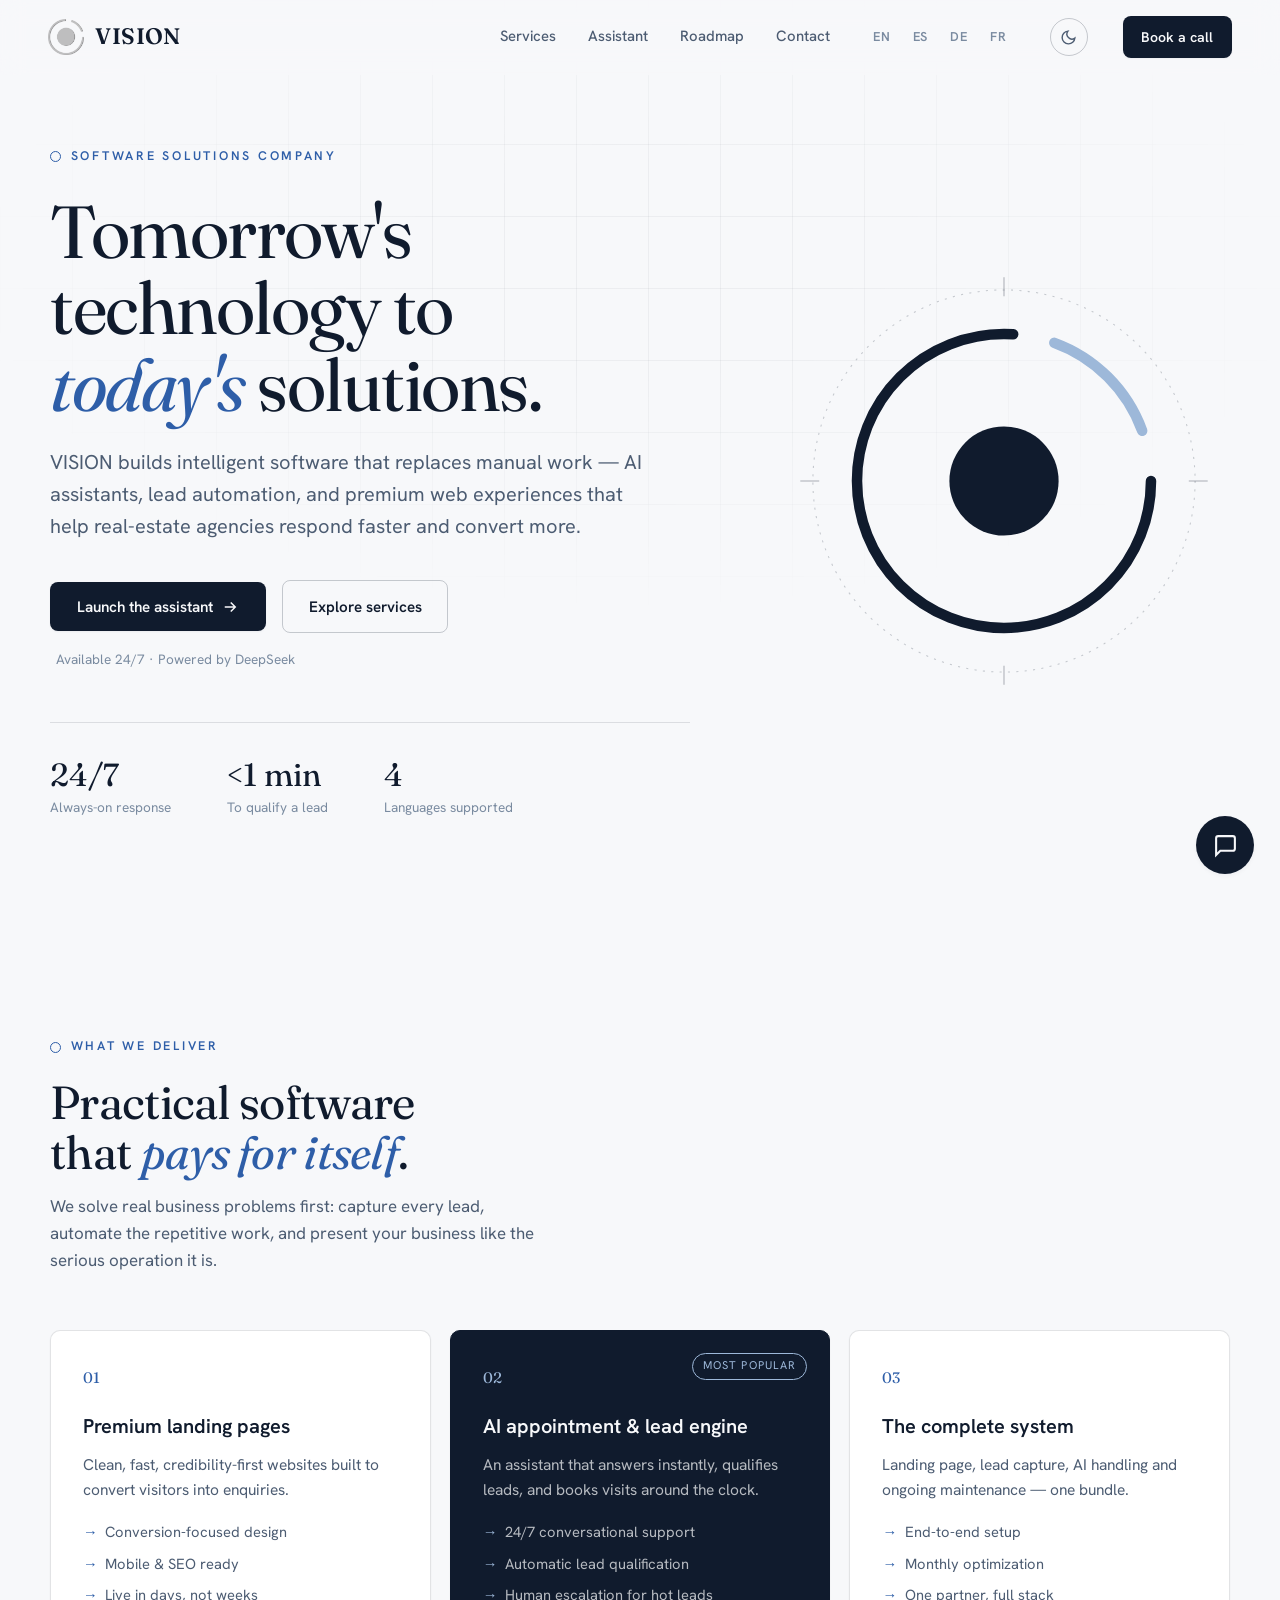
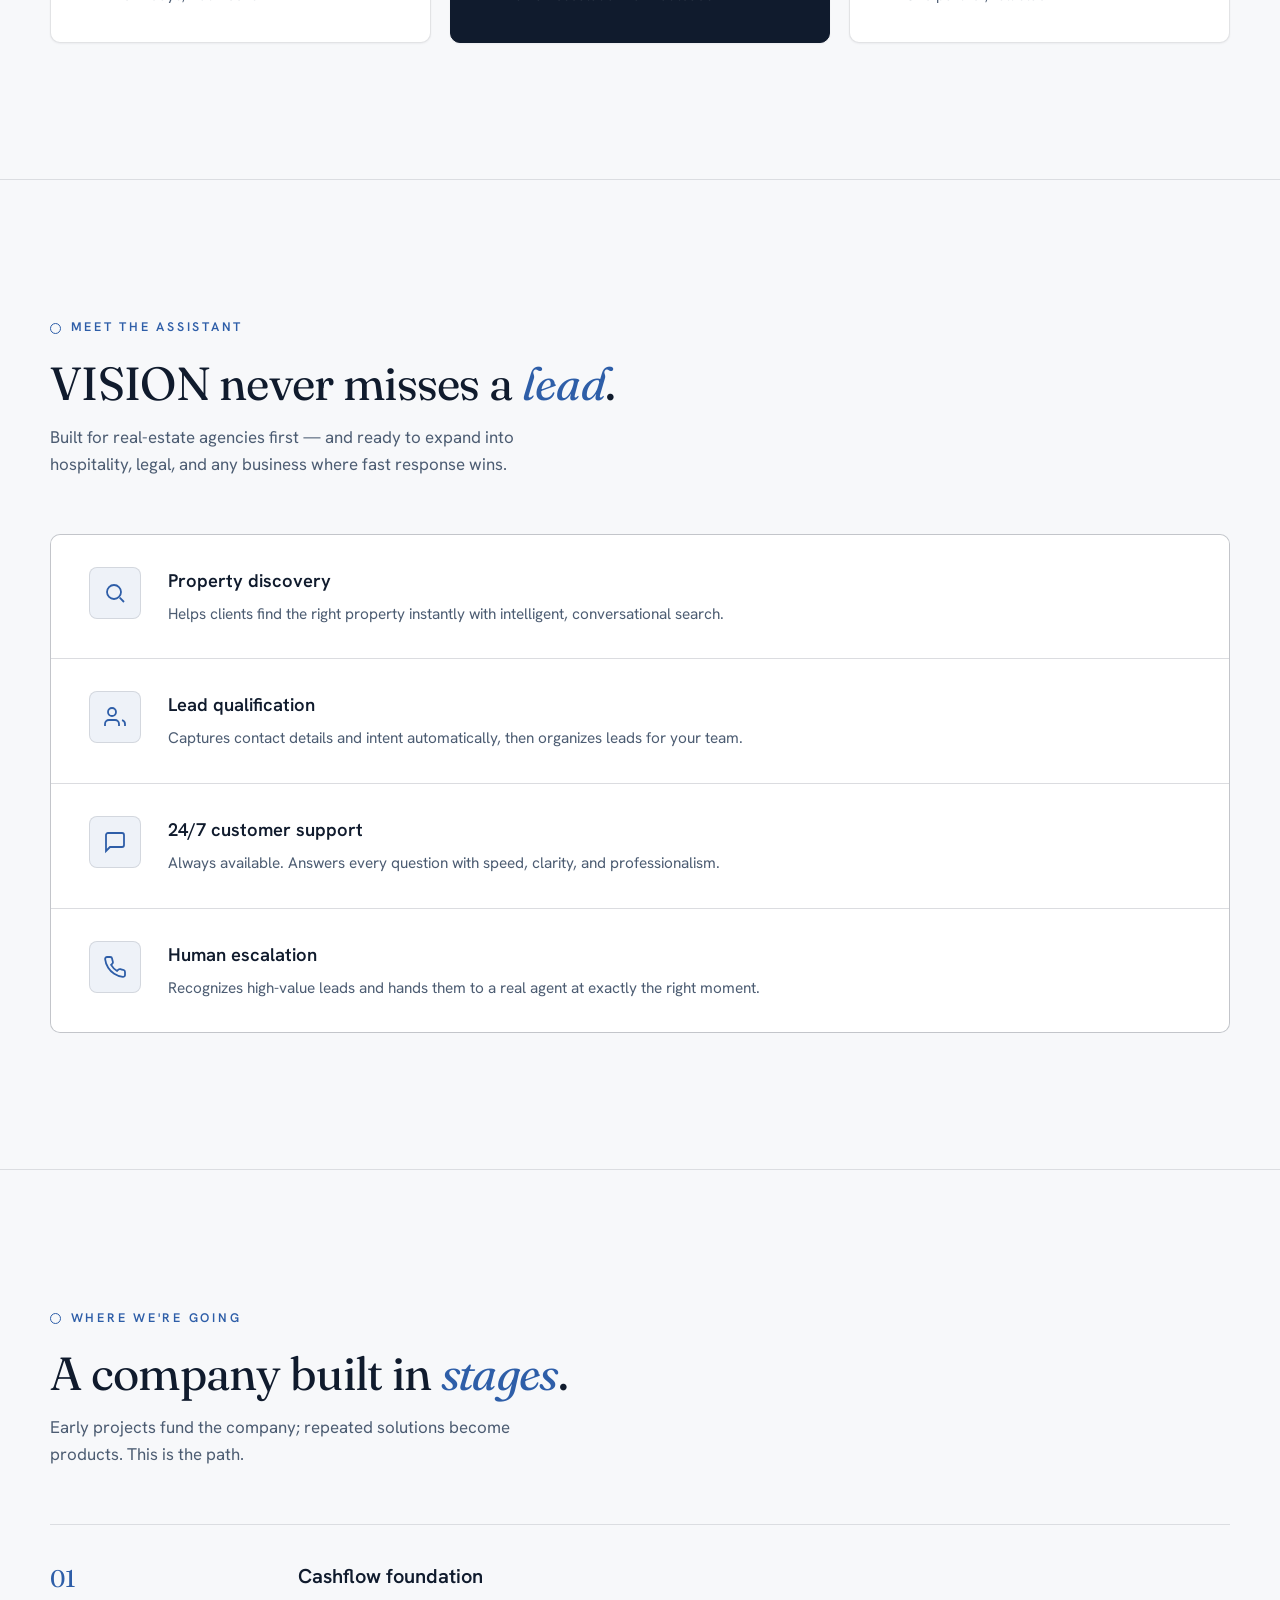
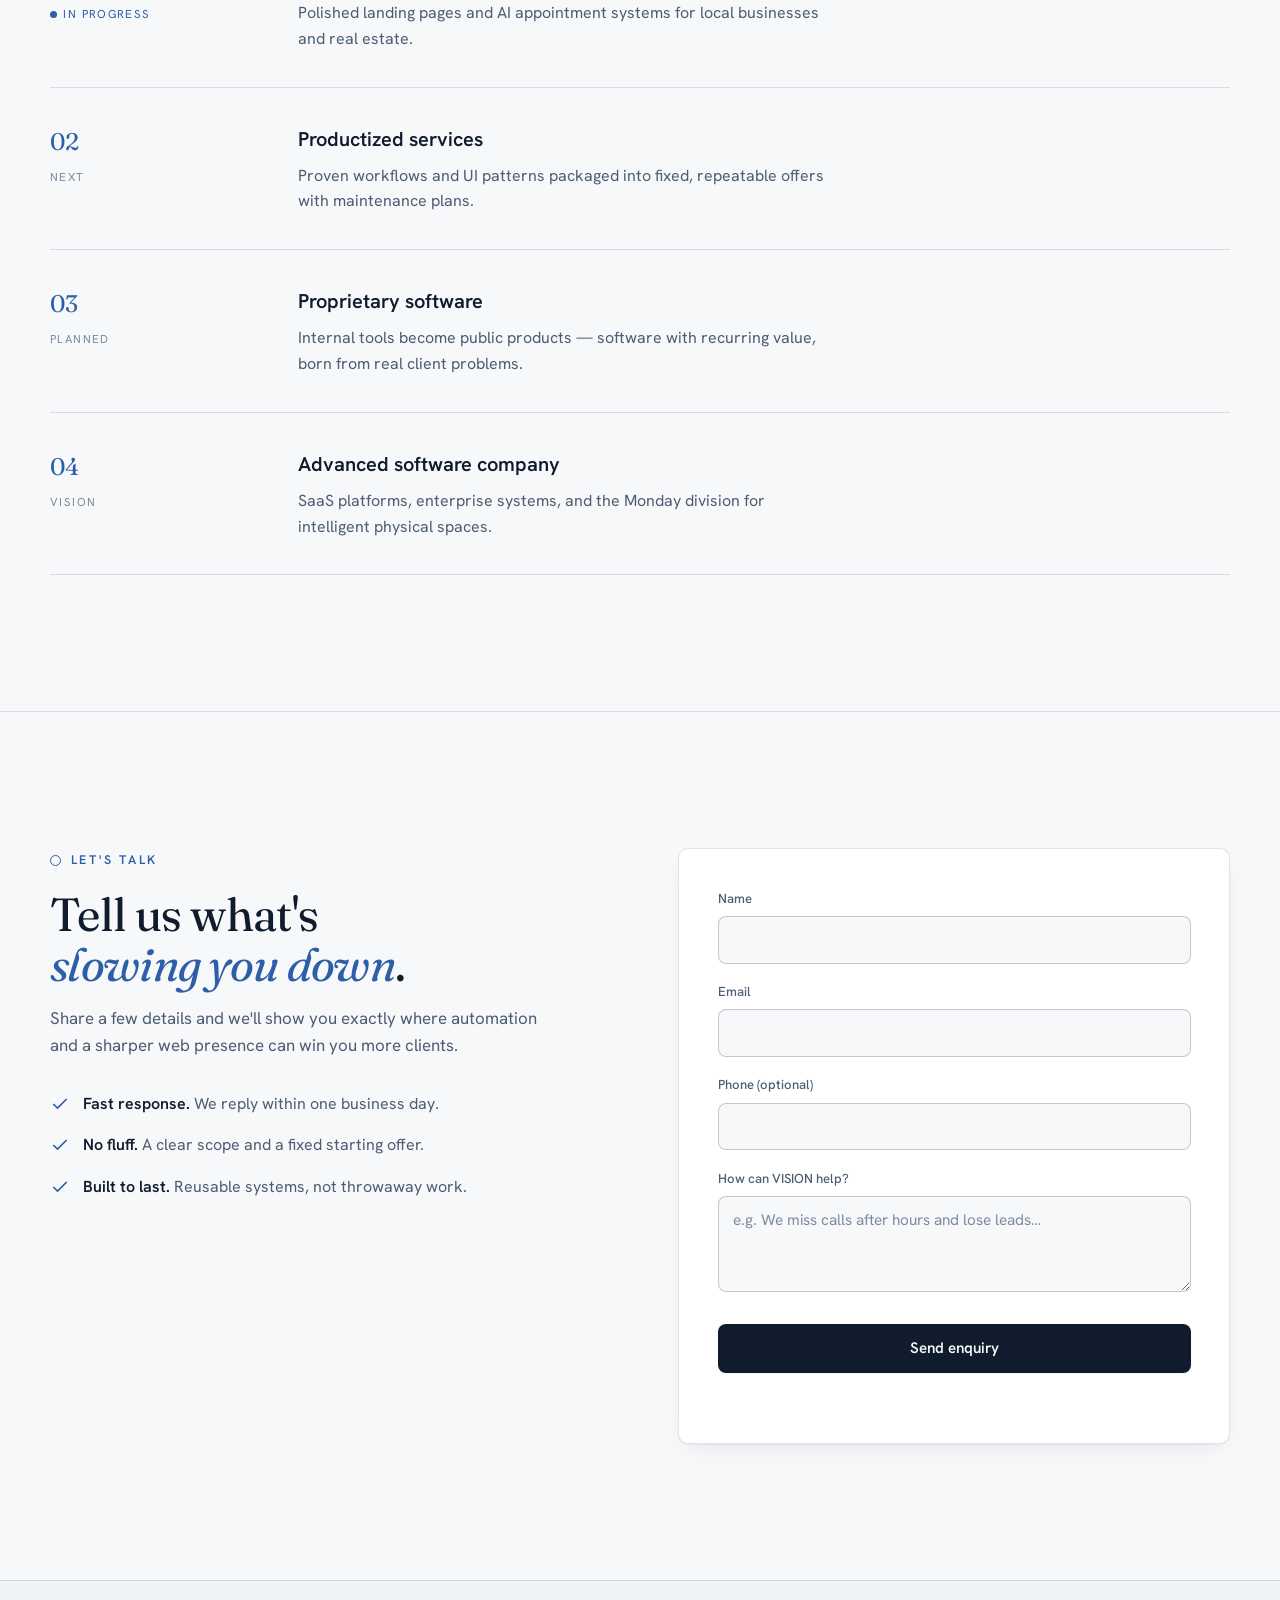
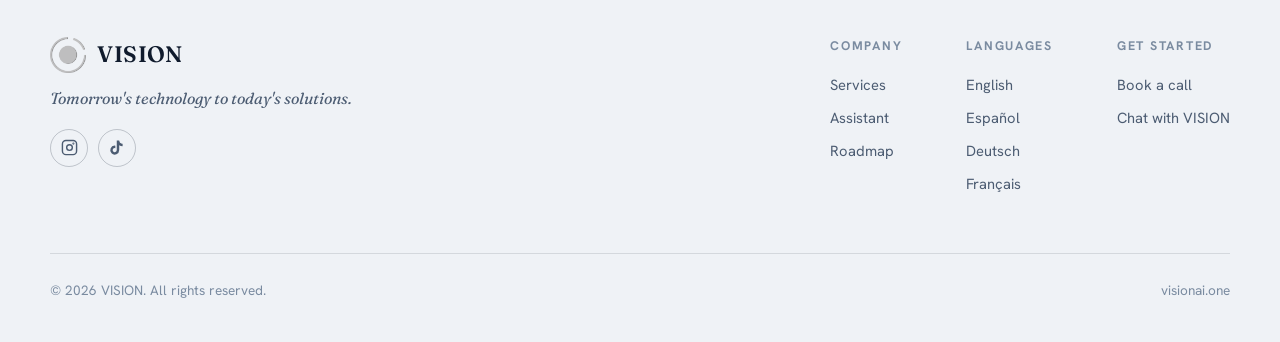
<file: index.html>
﻿<!DOCTYPE html>
<html lang="en" data-lang="en">
<head>
  <meta charset="UTF-8" />
  <meta name="viewport" content="width=device-width, initial-scale=1.0" />
  <title>VISION — Tomorrow's technology to today's solutions</title>
  <meta name="description" content="VISION builds business software that saves time, increases conversion, and automates manual work. AI assistants and polished web experiences for real-estate agencies." />
  <meta name="theme-color" content="#f7f8fa" />
  <script>try{document.documentElement.setAttribute('data-theme', localStorage.getItem('vision_theme')==='dark'?'dark':'light');}catch(e){}</script>

  <!-- Canonical + language alternates -->
  <link rel="canonical" href="https://visionai.one/" />
  <link rel="alternate" hreflang="en" href="https://visionai.one/" />
  <link rel="alternate" hreflang="es" href="https://visionai.one/es/" />
  <link rel="alternate" hreflang="de" href="https://visionai.one/de/" />
  <link rel="alternate" hreflang="fr" href="https://visionai.one/fr/" />
  <link rel="alternate" hreflang="x-default" href="https://visionai.one/" />

  <!-- Open Graph -->
  <meta property="og:title" content="VISION — Tomorrow's technology to today's solutions" />
  <meta property="og:description" content="AI appointment automation, lead qualification, and premium landing pages for local businesses and real estate." />
  <meta property="og:type" content="website" />
  <meta property="og:url" content="https://visionai.one/" />
  <meta property="og:locale" content="en_US" />
  <meta property="og:image" content="https://visionai.one/assets/images/logos/VISION-NewLogoLarge.png" />
  <meta name="twitter:card" content="summary" />
  <meta name="twitter:image" content="https://visionai.one/assets/images/logos/VISION-NewLogoLarge.png" />

  <!-- Structured data -->
  <script type="application/ld+json">
  {
    "@context": "https://schema.org",
    "@type": "Organization",
    "name": "VISION",
    "url": "https://visionai.one/",
    "logo": "https://visionai.one/assets/images/logos/VISION-NewLogoLarge.png",
    "slogan": "Tomorrow's technology to today's solutions.",
    "sameAs": [
      "https://www.instagram.com/visionai_labs",
      "https://www.tiktok.com/@visionai_labs"
    ]
  }
  </script>

  <!-- Favicon -->
  <link rel="shortcut icon" href="assets/images/favicon/favicon.ico?v=7" type="image/x-icon">
  <link rel="icon" type="image/png" sizes="16x16" href="assets/images/favicon/favicon-16x16.png?v=7">
  <link rel="icon" type="image/png" sizes="32x32" href="assets/images/favicon/favicon-32x32.png?v=7">
  <link rel="apple-touch-icon" sizes="180x180" href="assets/images/favicon/apple-touch-icon-v7.png?v=7">
  <link rel="manifest" href="assets/data/site.webmanifest?v=7">

  <!-- Fonts (above-the-fold faces preloaded) -->
  <link rel="preload" href="dependencies/fonts/fraunces-400-normal-latin.woff2" as="font" type="font/woff2" crossorigin>
  <link rel="preload" href="dependencies/fonts/hankengrotesk-400-normal-latin.woff2" as="font" type="font/woff2" crossorigin>
  <link rel="stylesheet" href="dependencies/css/fonts.css">
  <link rel="stylesheet" href="dependencies/css/styles.css">
</head>

<body>
  <!-- ============ NAV ============ -->
  <header class="nav">
    <a class="nav-logo" href="index.html">
      <img src="assets/images/logos/VISION-NewLogo.png" alt="" width="36" height="36" class="nav-logo-img">
      VISION
    </a>

    <div class="nav-cluster">
      <nav class="nav-links" id="navLinks">
        <a href="#services">Services</a>
        <a href="#capabilities">Assistant</a>
        <a href="#roadmap">Roadmap</a>
        <a href="#contact">Contact</a>
      </nav>
      <div class="lang-switch" aria-label="Language">
        <a href="index.html" aria-current="page">EN</a>
        <a href="es/">ES</a>
        <a href="de/">DE</a>
        <a href="fr/">FR</a>
      </div>
      <button id="themeToggle" class="theme-toggle" type="button" aria-label="Switch between light and dark theme">
        <svg class="icon-moon" viewBox="0 0 24 24" fill="none" stroke="currentColor" stroke-width="2" aria-hidden="true"><path d="M21 12.79A9 9 0 1 1 11.21 3 7 7 0 0 0 21 12.79z"/></svg>
        <svg class="icon-sun" viewBox="0 0 24 24" fill="none" stroke="currentColor" stroke-width="2" aria-hidden="true"><circle cx="12" cy="12" r="4"/><path d="M12 2v2M12 20v2M4.93 4.93l1.41 1.41M17.66 17.66l1.41 1.41M2 12h2M20 12h2M4.93 19.07l1.41-1.41M17.66 6.34l1.41-1.41"/></svg>
      </button>
      <a class="btn btn-primary btn-sm" href="#contact">Book a call</a>
      <button id="navToggle" class="nav-toggle" type="button" aria-label="Open menu" aria-expanded="false" aria-controls="navLinks">
        <svg class="icon-menu" viewBox="0 0 24 24" fill="none" stroke="currentColor" stroke-width="2" aria-hidden="true"><path d="M4 7h16M4 12h16M4 17h16"/></svg>
        <svg class="icon-close" viewBox="0 0 24 24" fill="none" stroke="currentColor" stroke-width="2" aria-hidden="true"><path d="M6 6l12 12M18 6L6 18"/></svg>
      </button>
    </div>
  </header>

  <!-- ============ HERO ============ -->
  <section class="hero">
    <div class="container hero-inner">
      <div class="hero-copy">
        <span class="eyebrow reveal">Software solutions company</span>
        <h1 class="reveal">Tomorrow's technology to <em>today's</em> solutions.</h1>
        <p class="hero-sub reveal">
          VISION builds intelligent software that replaces manual work — AI assistants,
          lead automation, and premium web experiences that help real-estate agencies
          respond faster and convert more.
        </p>
        <div class="hero-actions reveal">
          <button class="btn btn-primary" data-open-chat>
            Launch the assistant
            <svg width="18" height="18" viewBox="0 0 24 24" fill="none" stroke="currentColor" stroke-width="2" aria-hidden="true"><path d="M5 12h14M13 6l6 6-6 6"/></svg>
          </button>
          <a class="btn btn-ghost" href="#services">Explore services</a>
          <span class="hero-note">Available 24/7 · Powered by DeepSeek</span>
        </div>

        <div class="hero-stats reveal">
          <div class="stat"><div class="n">24/7</div><div class="l">Always-on response</div></div>
          <div class="stat"><div class="n">&lt;1 min</div><div class="l">To qualify a lead</div></div>
          <div class="stat"><div class="n">4</div><div class="l">Languages supported</div></div>
        </div>
      </div>

      <!-- The VISION lens, drawn as a survey instrument -->
      <svg class="hero-mark reveal" viewBox="0 0 400 400" aria-hidden="true">
        <line class="m-axis" x1="200" y1="6" x2="200" y2="24"/>
        <line class="m-axis" x1="200" y1="376" x2="200" y2="394"/>
        <line class="m-axis" x1="6" y1="200" x2="24" y2="200"/>
        <line class="m-axis" x1="376" y1="200" x2="394" y2="200"/>
        <circle class="m-guide" cx="200" cy="200" r="182"/>
        <circle class="m-ring" cx="200" cy="200" r="140" pathLength="100"/>
        <path class="m-arc" d="M 331.6 152.1 A 140 140 0 0 0 247.9 68.4" pathLength="100"/>
        <circle class="m-core" cx="200" cy="200" r="52"/>
      </svg>
    </div>
  </section>

  <!-- ============ SERVICES / OFFERS ============ -->
  <section id="services" class="section">
    <div class="container">
      <div class="section-head reveal">
        <span class="eyebrow">What we deliver</span>
        <h2 class="section-title">Practical software that <em>pays for itself</em>.</h2>
        <p class="section-sub">We solve real business problems first: capture every lead, automate the
          repetitive work, and present your business like the serious operation it is.</p>
      </div>

      <div class="offers-grid">
        <article class="offer reveal">
          <div class="offer-num">01</div>
          <h3>Premium landing pages</h3>
          <p>Clean, fast, credibility-first websites built to convert visitors into enquiries.</p>
          <ul>
            <li>Conversion-focused design</li>
            <li>Mobile & SEO ready</li>
            <li>Live in days, not weeks</li>
          </ul>
        </article>

        <article class="offer featured reveal">
          <span class="tag">Most popular</span>
          <div class="offer-num">02</div>
          <h3>AI appointment & lead engine</h3>
          <p>An assistant that answers instantly, qualifies leads, and books visits around the clock.</p>
          <ul>
            <li>24/7 conversational support</li>
            <li>Automatic lead qualification</li>
            <li>Human escalation for hot leads</li>
          </ul>
        </article>

        <article class="offer reveal">
          <div class="offer-num">03</div>
          <h3>The complete system</h3>
          <p>Landing page, lead capture, AI handling and ongoing maintenance — one bundle.</p>
          <ul>
            <li>End-to-end setup</li>
            <li>Monthly optimization</li>
            <li>One partner, full stack</li>
          </ul>
        </article>
      </div>
    </div>
  </section>

  <!-- ============ CAPABILITIES ============ -->
  <section id="capabilities" class="section">
    <div class="container">
      <div class="section-head reveal">
        <span class="eyebrow">Meet the assistant</span>
        <h2 class="section-title">VISION never misses a <em>lead</em>.</h2>
        <p class="section-sub">Built for real-estate agencies first — and ready to expand into hospitality,
          legal, and any business where fast response wins.</p>
      </div>

      <div class="caps reveal">
        <div class="cap">
          <div class="cap-icon"><svg viewBox="0 0 24 24" fill="none" stroke="currentColor" stroke-width="1.8" aria-hidden="true"><path d="m21 21-4.3-4.3"/><circle cx="11" cy="11" r="7"/></svg></div>
          <div><h3>Property discovery</h3><p>Helps clients find the right property instantly with intelligent, conversational search.</p></div>
        </div>
        <div class="cap">
          <div class="cap-icon"><svg viewBox="0 0 24 24" fill="none" stroke="currentColor" stroke-width="1.8" aria-hidden="true"><path d="M16 21v-2a4 4 0 0 0-4-4H6a4 4 0 0 0-4 4v2"/><circle cx="9" cy="7" r="4"/><path d="M22 21v-2a4 4 0 0 0-3-3.87"/></svg></div>
          <div><h3>Lead qualification</h3><p>Captures contact details and intent automatically, then organizes leads for your team.</p></div>
        </div>
        <div class="cap">
          <div class="cap-icon"><svg viewBox="0 0 24 24" fill="none" stroke="currentColor" stroke-width="1.8" aria-hidden="true"><path d="M21 15a2 2 0 0 1-2 2H7l-4 4V5a2 2 0 0 1 2-2h14a2 2 0 0 1 2 2z"/></svg></div>
          <div><h3>24/7 customer support</h3><p>Always available. Answers every question with speed, clarity, and professionalism.</p></div>
        </div>
        <div class="cap">
          <div class="cap-icon"><svg viewBox="0 0 24 24" fill="none" stroke="currentColor" stroke-width="1.8" aria-hidden="true"><path d="M22 16.92v3a2 2 0 0 1-2.18 2 19.79 19.79 0 0 1-8.63-3.07 19.5 19.5 0 0 1-6-6 19.79 19.79 0 0 1-3.07-8.67A2 2 0 0 1 4.11 2h3a2 2 0 0 1 2 1.72c.13.96.36 1.9.7 2.81a2 2 0 0 1-.45 2.11L8.09 9.91a16 16 0 0 0 6 6l1.27-1.27a2 2 0 0 1 2.11-.45c.91.34 1.85.57 2.81.7A2 2 0 0 1 22 16.92z"/></svg></div>
          <div><h3>Human escalation</h3><p>Recognizes high-value leads and hands them to a real agent at exactly the right moment.</p></div>
        </div>
      </div>
    </div>
  </section>

  <!-- ============ ROADMAP ============ -->
  <section id="roadmap" class="section">
    <div class="container">
      <div class="section-head reveal">
        <span class="eyebrow">Where we're going</span>
        <h2 class="section-title">A company built in <em>stages</em>.</h2>
        <p class="section-sub">Early projects fund the company; repeated solutions become products. This is the path.</p>
      </div>

      <div class="roadmap-wrap reveal">
        <div class="stage">
          <div class="stage-k"><span class="phase">01</span><span class="status now">In progress</span></div>
          <div><h3>Cashflow foundation</h3><p>Polished landing pages and AI appointment systems for local businesses and real estate.</p></div>
        </div>
        <div class="stage">
          <div class="stage-k"><span class="phase">02</span><span class="status">Next</span></div>
          <div><h3>Productized services</h3><p>Proven workflows and UI patterns packaged into fixed, repeatable offers with maintenance plans.</p></div>
        </div>
        <div class="stage">
          <div class="stage-k"><span class="phase">03</span><span class="status">Planned</span></div>
          <div><h3>Proprietary software</h3><p>Internal tools become public products — software with recurring value, born from real client problems.</p></div>
        </div>
        <div class="stage">
          <div class="stage-k"><span class="phase">04</span><span class="status">Vision</span></div>
          <div><h3>Advanced software company</h3><p>SaaS platforms, enterprise systems, and the Monday division for intelligent physical spaces.</p></div>
        </div>
      </div>
    </div>
  </section>

  <!-- ============ CONTACT ============ -->
  <section id="contact" class="section">
    <div class="container contact-grid">
      <div class="contact-copy reveal">
        <span class="eyebrow">Let's talk</span>
        <h2 class="section-title">Tell us what's <em>slowing you down</em>.</h2>
        <p class="section-sub">Share a few details and we'll show you exactly where automation and a sharper
          web presence can win you more clients.</p>
        <ul class="contact-points">
          <li><svg viewBox="0 0 24 24" fill="none" stroke="currentColor" stroke-width="2" aria-hidden="true"><path d="M20 6 9 17l-5-5"/></svg><span><b>Fast response.</b> We reply within one business day.</span></li>
          <li><svg viewBox="0 0 24 24" fill="none" stroke="currentColor" stroke-width="2" aria-hidden="true"><path d="M20 6 9 17l-5-5"/></svg><span><b>No fluff.</b> A clear scope and a fixed starting offer.</span></li>
          <li><svg viewBox="0 0 24 24" fill="none" stroke="currentColor" stroke-width="2" aria-hidden="true"><path d="M20 6 9 17l-5-5"/></svg><span><b>Built to last.</b> Reusable systems, not throwaway work.</span></li>
        </ul>
      </div>

      <form id="leadForm" class="lead-form reveal" novalidate>
        <div class="field">
          <label for="lf-name">Name</label>
          <input id="lf-name" name="name" type="text" autocomplete="name" required>
        </div>
        <div class="field">
          <label for="lf-email">Email</label>
          <input id="lf-email" name="email" type="email" autocomplete="email" required>
        </div>
        <div class="field">
          <label for="lf-phone">Phone (optional)</label>
          <input id="lf-phone" name="phone" type="tel" autocomplete="tel">
        </div>
        <div class="field">
          <label for="lf-message">How can VISION help?</label>
          <textarea id="lf-message" name="message" placeholder="e.g. We miss calls after hours and lose leads…"></textarea>
        </div>
        <button type="submit" class="btn btn-primary">Send enquiry</button>
        <p id="formStatus" class="form-status" role="status" aria-live="polite"></p>
      </form>
    </div>
  </section>

  <!-- ============ FOOTER ============ -->
  <footer class="footer">
    <div class="container">
      <div class="footer-top">
        <div class="footer-brand">
          <a class="nav-logo" href="index.html"><img src="assets/images/logos/VISION-NewLogo.png" alt="" width="36" height="36" class="nav-logo-img"> VISION</a>
          <p class="motto">Tomorrow's technology to today's solutions.</p>
          <div class="social-links">
            <a href="https://www.instagram.com/visionai_labs" target="_blank" rel="noopener" aria-label="VISION on Instagram">
              <svg viewBox="0 0 24 24" fill="none" stroke="currentColor" stroke-width="2" aria-hidden="true"><rect x="2" y="2" width="20" height="20" rx="5"/><circle cx="12" cy="12" r="4"/><circle cx="17.5" cy="6.5" r="0.5" fill="currentColor"/></svg>
            </a>
            <a href="https://www.tiktok.com/@visionai_labs" target="_blank" rel="noopener" aria-label="VISION on TikTok">
              <svg viewBox="0 0 24 24" fill="currentColor" aria-hidden="true"><path d="M19.59 6.69a4.83 4.83 0 0 1-3.77-4.25V2h-3.45v13.67a2.89 2.89 0 0 1-5.2 1.74 2.89 2.89 0 0 1 2.31-4.64 2.93 2.93 0 0 1 .88.13V9.4a6.84 6.84 0 0 0-1-.05A6.33 6.33 0 0 0 5 20.1a6.34 6.34 0 0 0 10.86-4.43v-7a8.16 8.16 0 0 0 4.77 1.52v-3.4a4.85 4.85 0 0 1-1-.1z"/></svg>
            </a>
          </div>
        </div>
        <div class="footer-cols">
          <div class="footer-col">
            <h4>Company</h4>
            <a href="#services">Services</a>
            <a href="#capabilities">Assistant</a>
            <a href="#roadmap">Roadmap</a>
          </div>
          <div class="footer-col">
            <h4>Languages</h4>
            <a href="index.html">English</a>
            <a href="es/index.html">Español</a>
            <a href="de/index.html">Deutsch</a>
            <a href="fr/index.html">Français</a>
          </div>
          <div class="footer-col">
            <h4>Get started</h4>
            <a href="#contact">Book a call</a>
            <a href="#" data-open-chat>Chat with VISION</a>
          </div>
        </div>
      </div>
      <div class="footer-bottom">
        <span>© <span id="year">2026</span> VISION. All rights reserved.</span>
        <span>visionai.one</span>
      </div>
    </div>
  </footer>

  <!-- ============ CHAT WIDGET ============ -->
  <button id="chatFab" class="chat-fab" aria-label="Open VISION assistant" aria-expanded="false" aria-controls="chatWidget">
    <svg viewBox="0 0 24 24" fill="none" stroke="currentColor" stroke-width="2" aria-hidden="true"><path d="M21 15a2 2 0 0 1-2 2H7l-4 4V5a2 2 0 0 1 2-2h14a2 2 0 0 1 2 2z"/></svg>
  </button>

  <div id="chatWidget" class="chat-widget hidden" role="dialog" aria-modal="true" aria-label="VISION Assistant">
    <div class="chat-header">
      <div class="chat-avatar">V</div>
      <div>
        <div class="chat-title">VISION Assistant</div>
        <div class="chat-status">Online</div>
      </div>
      <button id="chatClose" class="chat-close" aria-label="Close">✕</button>
    </div>
    <div class="chat-messages" id="chatMessages" role="log" aria-live="polite"></div>
    <div class="chat-input-row">
      <input type="text" id="chatInput" placeholder="Ask about a property…" autocomplete="off">
      <button id="chatSend" class="chat-send" aria-label="Send">
        <svg viewBox="0 0 24 24" fill="none" stroke="currentColor" stroke-width="2" aria-hidden="true"><path d="M22 2 11 13M22 2l-7 20-4-9-9-4 20-7z"/></svg>
      </button>
    </div>
  </div>

  <script src="dependencies/js/script.js"></script>
</body>
</html>
</file>
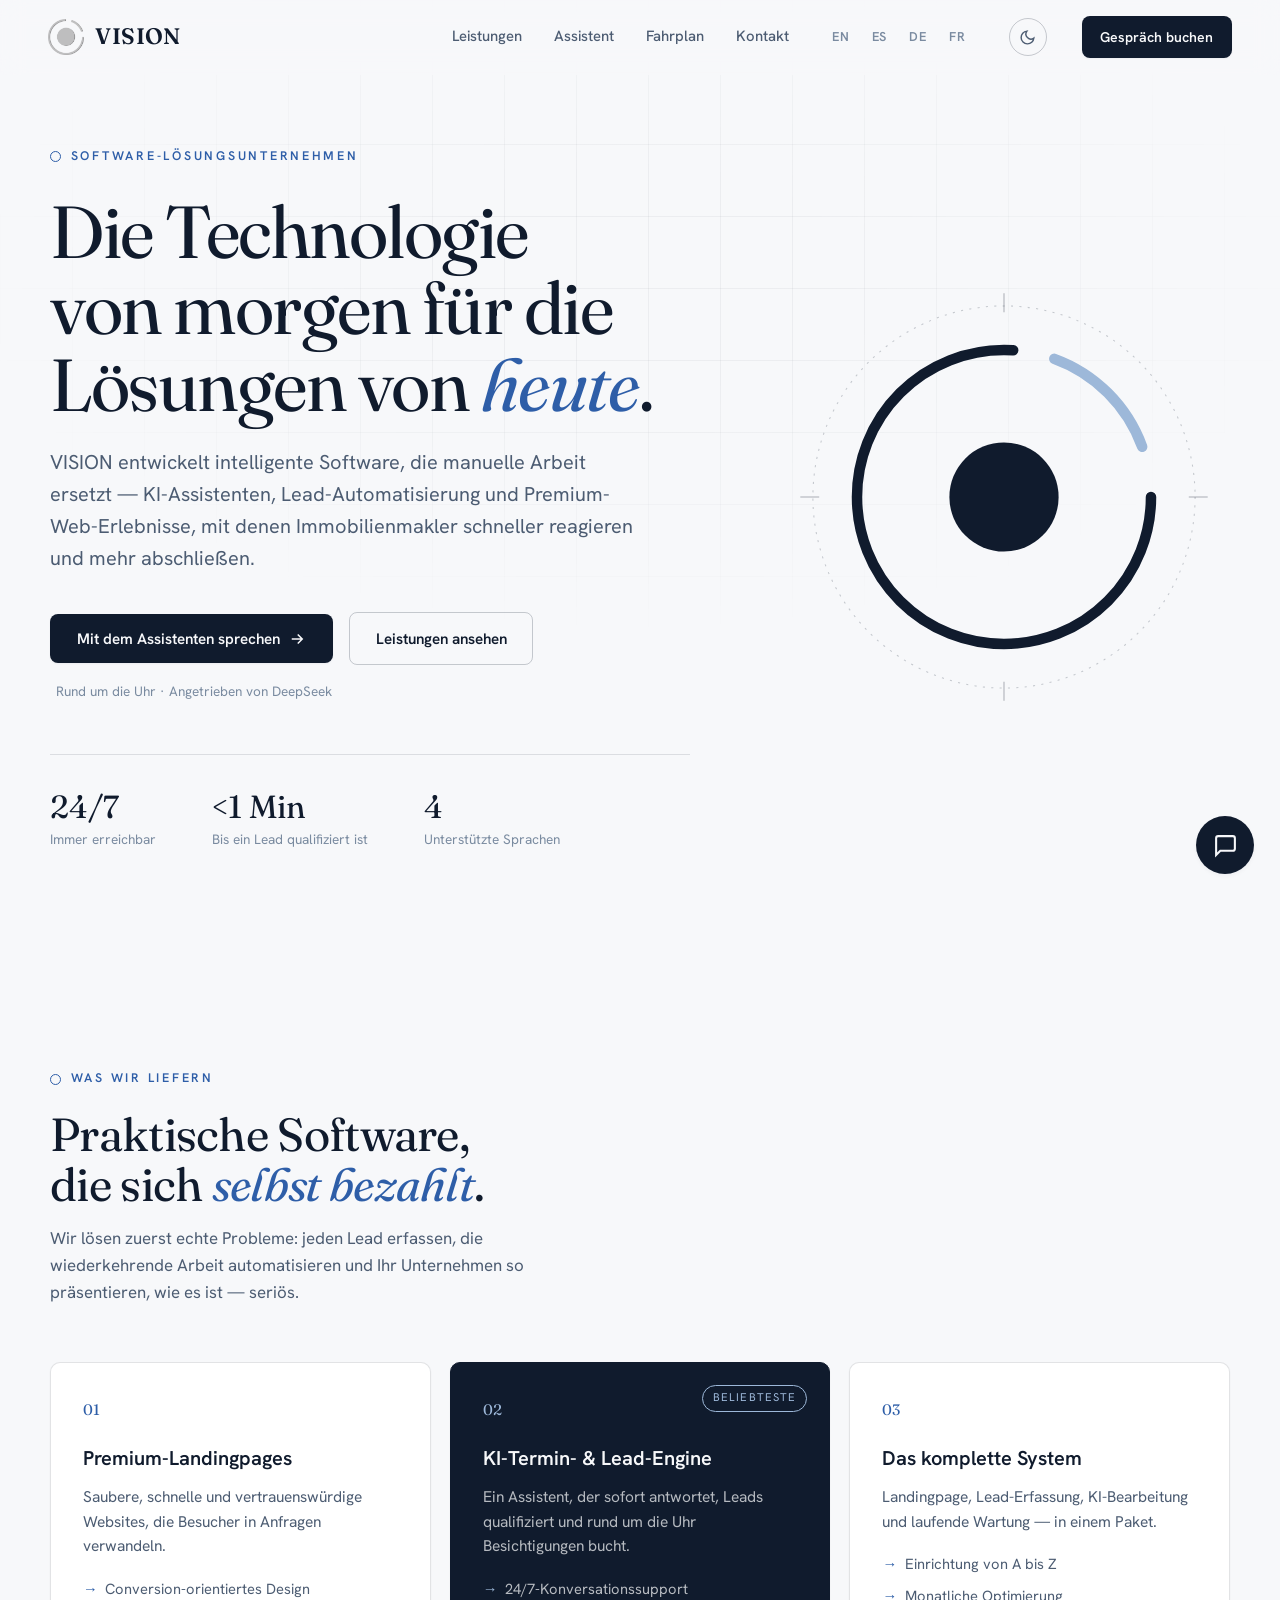
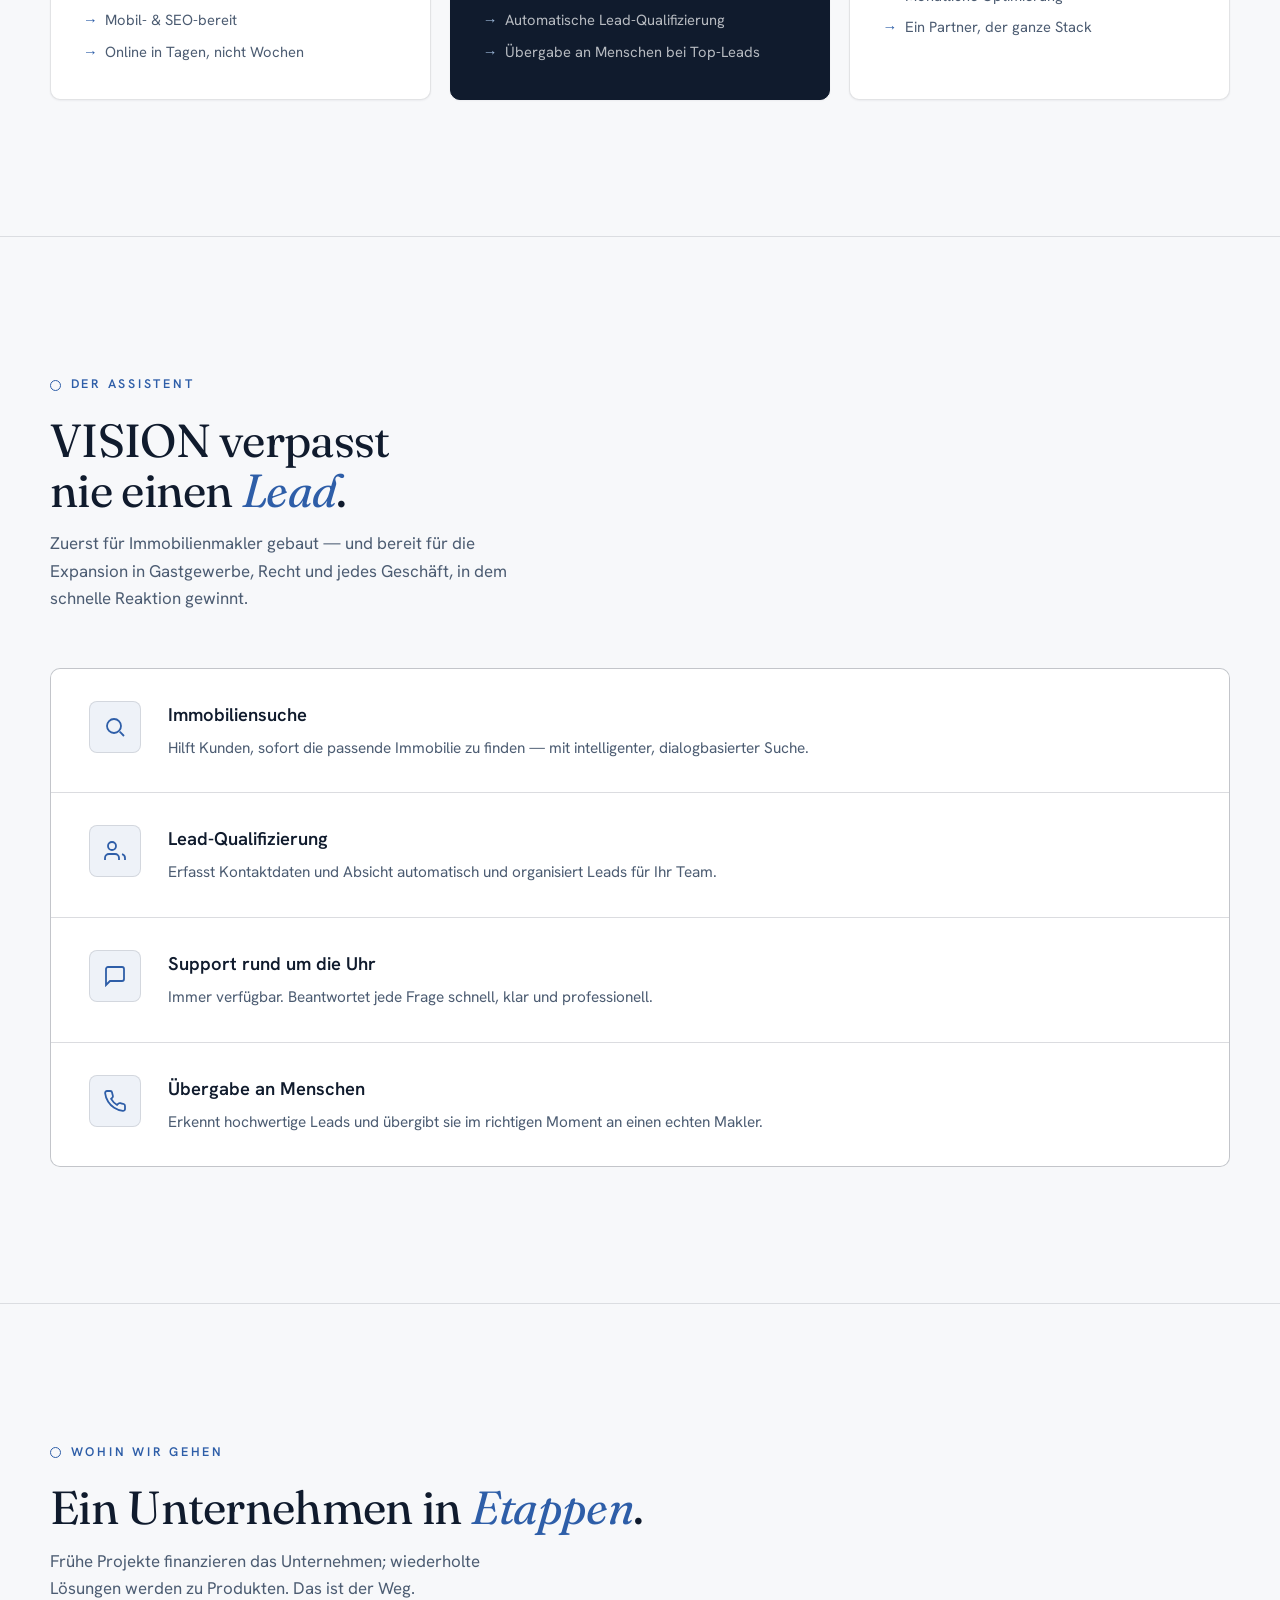
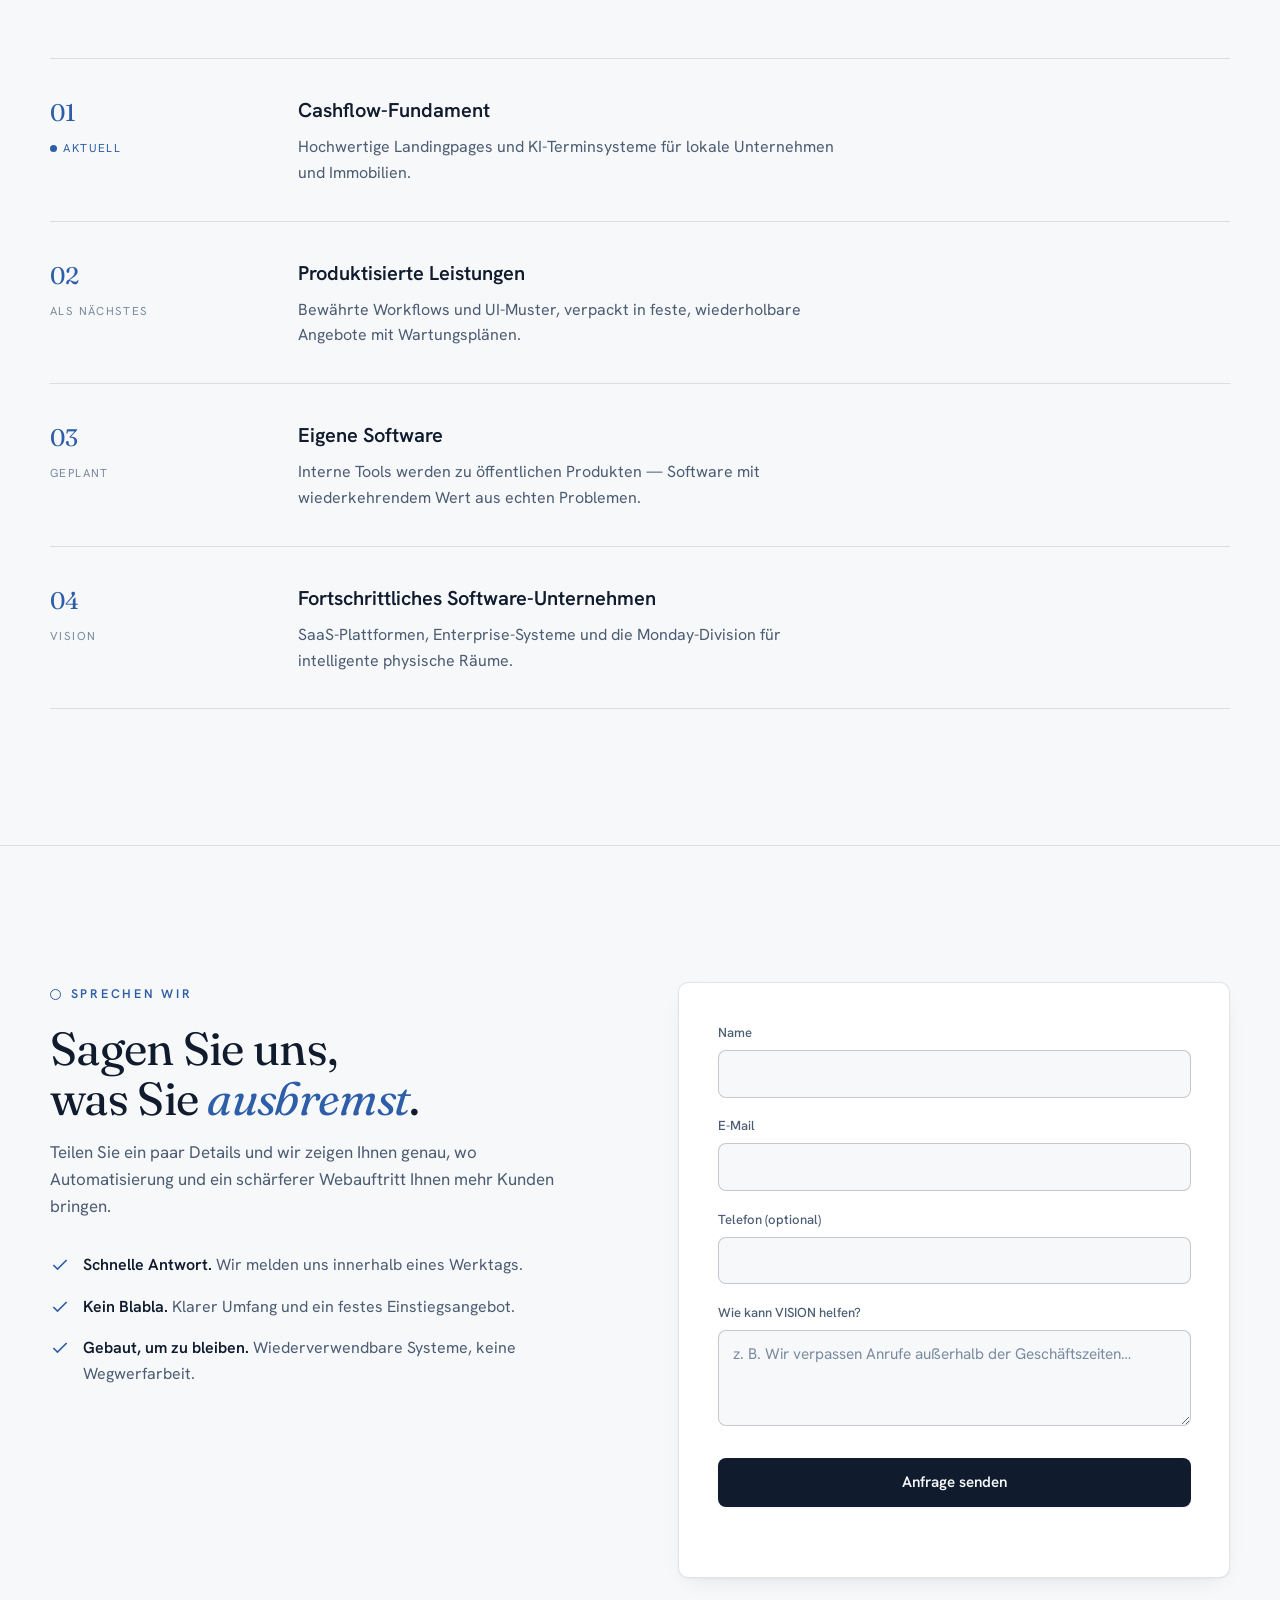
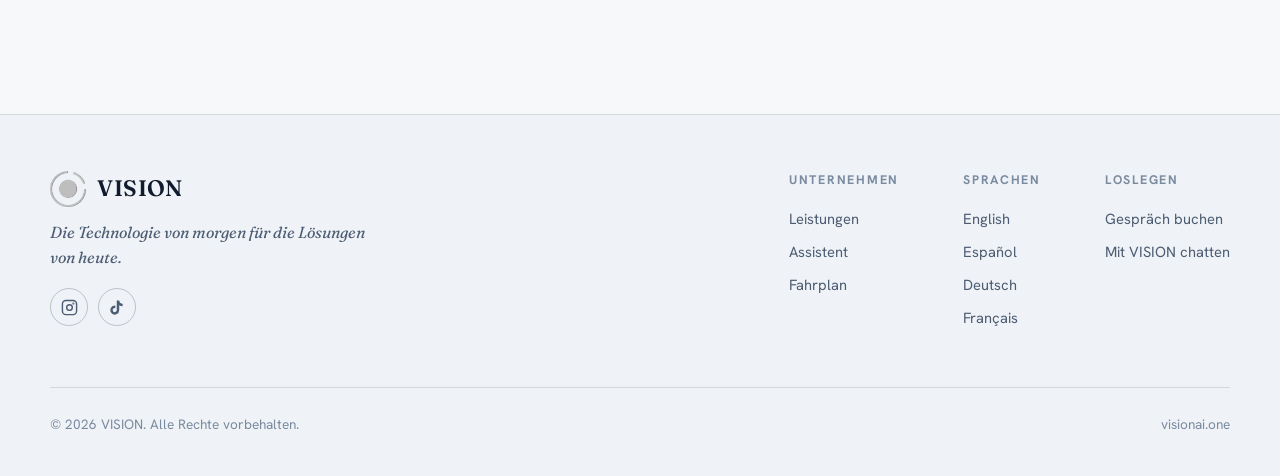
<file: de/index.html>
﻿<!DOCTYPE html>
<html lang="de" data-lang="de">
<head>
  <meta charset="UTF-8" />
  <meta name="viewport" content="width=device-width, initial-scale=1.0" />
  <title>VISION — Die Technologie von morgen für die Lösungen von heute</title>
  <meta name="description" content="VISION entwickelt Software, die Zeit spart, die Conversion steigert und manuelle Arbeit automatisiert. KI-Assistenten und Premium-Web-Erlebnisse für Immobilienmakler." />
  <meta name="theme-color" content="#f7f8fa" />
  <script>try{document.documentElement.setAttribute('data-theme', localStorage.getItem('vision_theme')==='dark'?'dark':'light');}catch(e){}</script>

  <!-- Canonical + language alternates -->
  <link rel="canonical" href="https://visionai.one/de/" />
  <link rel="alternate" hreflang="en" href="https://visionai.one/" />
  <link rel="alternate" hreflang="es" href="https://visionai.one/es/" />
  <link rel="alternate" hreflang="de" href="https://visionai.one/de/" />
  <link rel="alternate" hreflang="fr" href="https://visionai.one/fr/" />
  <link rel="alternate" hreflang="x-default" href="https://visionai.one/" />

  <meta property="og:title" content="VISION — Die Technologie von morgen für die Lösungen von heute" />
  <meta property="og:description" content="KI-Terminautomatisierung, Lead-Qualifizierung und Premium-Landingpages für lokale Unternehmen und Immobilien." />
  <meta property="og:type" content="website" />
  <meta property="og:url" content="https://visionai.one/de/" />
  <meta property="og:locale" content="de_DE" />
  <meta property="og:image" content="https://visionai.one/assets/images/logos/VISION-NewLogoLarge.png" />
  <meta name="twitter:card" content="summary" />
  <meta name="twitter:image" content="https://visionai.one/assets/images/logos/VISION-NewLogoLarge.png" />

  <!-- Structured data -->
  <script type="application/ld+json">
  {
    "@context": "https://schema.org",
    "@type": "Organization",
    "name": "VISION",
    "url": "https://visionai.one/",
    "logo": "https://visionai.one/assets/images/logos/VISION-NewLogoLarge.png",
    "sameAs": [
      "https://www.instagram.com/visionai_labs",
      "https://www.tiktok.com/@visionai_labs"
    ]
  }
  </script>

  <link rel="shortcut icon" href="../assets/images/favicon/favicon.ico?v=7" type="image/x-icon">
  <link rel="icon" type="image/png" sizes="16x16" href="../assets/images/favicon/favicon-16x16.png?v=7">
  <link rel="icon" type="image/png" sizes="32x32" href="../assets/images/favicon/favicon-32x32.png?v=7">
  <link rel="apple-touch-icon" sizes="180x180" href="../assets/images/favicon/apple-touch-icon-v7.png?v=7">
  <link rel="manifest" href="../assets/data/site.webmanifest?v=7">


  <link rel="preload" href="../dependencies/fonts/fraunces-400-normal-latin.woff2" as="font" type="font/woff2" crossorigin>
  <link rel="preload" href="../dependencies/fonts/hankengrotesk-400-normal-latin.woff2" as="font" type="font/woff2" crossorigin>
  <link rel="stylesheet" href="../dependencies/css/fonts.css">
  <link rel="stylesheet" href="../dependencies/css/styles.css">
</head>

<body>
  <header class="nav">
    <a class="nav-logo" href="../de/index.html">
      <img src="../assets/images/logos/VISION-NewLogo.png" alt="" width="36" height="36" class="nav-logo-img">
      VISION
    </a>
    <div class="nav-cluster">
      <nav class="nav-links" id="navLinks">
        <a href="#services">Leistungen</a>
        <a href="#capabilities">Assistent</a>
        <a href="#roadmap">Fahrplan</a>
        <a href="#contact">Kontakt</a>
      </nav>
      <div class="lang-switch" aria-label="Sprache">
        <a href="../index.html">EN</a>
        <a href="../es/index.html">ES</a>
        <a href="../de/index.html" aria-current="page">DE</a>
        <a href="../fr/index.html">FR</a>
      </div>
      <button id="themeToggle" class="theme-toggle" type="button" aria-label="Zwischen hellem und dunklem Design wechseln">
        <svg class="icon-moon" viewBox="0 0 24 24" fill="none" stroke="currentColor" stroke-width="2" aria-hidden="true"><path d="M21 12.79A9 9 0 1 1 11.21 3 7 7 0 0 0 21 12.79z"/></svg>
        <svg class="icon-sun" viewBox="0 0 24 24" fill="none" stroke="currentColor" stroke-width="2" aria-hidden="true"><circle cx="12" cy="12" r="4"/><path d="M12 2v2M12 20v2M4.93 4.93l1.41 1.41M17.66 17.66l1.41 1.41M2 12h2M20 12h2M4.93 19.07l1.41-1.41M17.66 6.34l1.41-1.41"/></svg>
      </button>
      <a class="btn btn-primary btn-sm" href="#contact">Gespräch buchen</a>
      <button id="navToggle" class="nav-toggle" type="button" aria-label="Menü öffnen" aria-expanded="false" aria-controls="navLinks">
        <svg class="icon-menu" viewBox="0 0 24 24" fill="none" stroke="currentColor" stroke-width="2" aria-hidden="true"><path d="M4 7h16M4 12h16M4 17h16"/></svg>
        <svg class="icon-close" viewBox="0 0 24 24" fill="none" stroke="currentColor" stroke-width="2" aria-hidden="true"><path d="M6 6l12 12M18 6L6 18"/></svg>
      </button>    </div>
  </header>

  <section class="hero">
    <div class="container hero-inner">
      <div class="hero-copy">
      <span class="eyebrow reveal">Software-Lösungsunternehmen</span>
      <h1 class="reveal">Die Technologie von morgen für die Lösungen von <em>heute</em>.</h1>
      <p class="hero-sub reveal">
        VISION entwickelt intelligente Software, die manuelle Arbeit ersetzt — KI-Assistenten,
        Lead-Automatisierung und Premium-Web-Erlebnisse, mit denen Immobilienmakler schneller
        reagieren und mehr abschließen.
      </p>
      <div class="hero-actions reveal">
        <button class="btn btn-primary" data-open-chat>
          Mit dem Assistenten sprechen
          <svg width="18" height="18" viewBox="0 0 24 24" fill="none" stroke="currentColor" stroke-width="2" aria-hidden="true"><path d="M5 12h14M13 6l6 6-6 6"/></svg>
        </button>
        <a class="btn btn-ghost" href="#services">Leistungen ansehen</a>
        <span class="hero-note">Rund um die Uhr · Angetrieben von DeepSeek</span>
      </div>

      <div class="hero-stats reveal">
        <div class="stat"><div class="n">24/7</div><div class="l">Immer erreichbar</div></div>
        <div class="stat"><div class="n">&lt;1 Min</div><div class="l">Bis ein Lead qualifiziert ist</div></div>
        <div class="stat"><div class="n">4</div><div class="l">Unterstützte Sprachen</div></div>
      </div>
      </div>

      <!-- Die VISION-Linse, gezeichnet als Vermessungsinstrument -->
      <svg class="hero-mark reveal" viewBox="0 0 400 400" aria-hidden="true">
        <line class="m-axis" x1="200" y1="6" x2="200" y2="24"/>
        <line class="m-axis" x1="200" y1="376" x2="200" y2="394"/>
        <line class="m-axis" x1="6" y1="200" x2="24" y2="200"/>
        <line class="m-axis" x1="376" y1="200" x2="394" y2="200"/>
        <circle class="m-guide" cx="200" cy="200" r="182"/>
        <circle class="m-ring" cx="200" cy="200" r="140" pathLength="100"/>
        <path class="m-arc" d="M 331.6 152.1 A 140 140 0 0 0 247.9 68.4" pathLength="100"/>
        <circle class="m-core" cx="200" cy="200" r="52"/>
      </svg>
    </div>
  </section>

  <section id="services" class="section">
    <div class="container">
      <div class="section-head reveal">
        <span class="eyebrow">Was wir liefern</span>
        <h2 class="section-title">Praktische Software, die sich <em>selbst bezahlt</em>.</h2>
        <p class="section-sub">Wir lösen zuerst echte Probleme: jeden Lead erfassen, die wiederkehrende Arbeit
          automatisieren und Ihr Unternehmen so präsentieren, wie es ist — seriös.</p>
      </div>

      <div class="offers-grid">
        <article class="offer reveal">
          <div class="offer-num">01</div>
          <h3>Premium-Landingpages</h3>
          <p>Saubere, schnelle und vertrauenswürdige Websites, die Besucher in Anfragen verwandeln.</p>
          <ul>
            <li>Conversion-orientiertes Design</li>
            <li>Mobil- & SEO-bereit</li>
            <li>Online in Tagen, nicht Wochen</li>
          </ul>
        </article>

        <article class="offer featured reveal">
          <span class="tag">Beliebteste</span>
          <div class="offer-num">02</div>
          <h3>KI-Termin- & Lead-Engine</h3>
          <p>Ein Assistent, der sofort antwortet, Leads qualifiziert und rund um die Uhr Besichtigungen bucht.</p>
          <ul>
            <li>24/7-Konversationssupport</li>
            <li>Automatische Lead-Qualifizierung</li>
            <li>Übergabe an Menschen bei Top-Leads</li>
          </ul>
        </article>

        <article class="offer reveal">
          <div class="offer-num">03</div>
          <h3>Das komplette System</h3>
          <p>Landingpage, Lead-Erfassung, KI-Bearbeitung und laufende Wartung — in einem Paket.</p>
          <ul>
            <li>Einrichtung von A bis Z</li>
            <li>Monatliche Optimierung</li>
            <li>Ein Partner, der ganze Stack</li>
          </ul>
        </article>
      </div>
    </div>
  </section>

  <section id="capabilities" class="section">
    <div class="container">
      <div class="section-head reveal">
        <span class="eyebrow">Der Assistent</span>
        <h2 class="section-title">VISION verpasst nie einen <em>Lead</em>.</h2>
        <p class="section-sub">Zuerst für Immobilienmakler gebaut — und bereit für die Expansion in Gastgewerbe,
          Recht und jedes Geschäft, in dem schnelle Reaktion gewinnt.</p>
      </div>

      <div class="caps reveal">
        <div class="cap">
          <div class="cap-icon"><svg viewBox="0 0 24 24" fill="none" stroke="currentColor" stroke-width="1.8" aria-hidden="true"><path d="m21 21-4.3-4.3"/><circle cx="11" cy="11" r="7"/></svg></div>
          <div><h3>Immobiliensuche</h3><p>Hilft Kunden, sofort die passende Immobilie zu finden — mit intelligenter, dialogbasierter Suche.</p></div>
        </div>
        <div class="cap">
          <div class="cap-icon"><svg viewBox="0 0 24 24" fill="none" stroke="currentColor" stroke-width="1.8" aria-hidden="true"><path d="M16 21v-2a4 4 0 0 0-4-4H6a4 4 0 0 0-4 4v2"/><circle cx="9" cy="7" r="4"/><path d="M22 21v-2a4 4 0 0 0-3-3.87"/></svg></div>
          <div><h3>Lead-Qualifizierung</h3><p>Erfasst Kontaktdaten und Absicht automatisch und organisiert Leads für Ihr Team.</p></div>
        </div>
        <div class="cap">
          <div class="cap-icon"><svg viewBox="0 0 24 24" fill="none" stroke="currentColor" stroke-width="1.8" aria-hidden="true"><path d="M21 15a2 2 0 0 1-2 2H7l-4 4V5a2 2 0 0 1 2-2h14a2 2 0 0 1 2 2z"/></svg></div>
          <div><h3>Support rund um die Uhr</h3><p>Immer verfügbar. Beantwortet jede Frage schnell, klar und professionell.</p></div>
        </div>
        <div class="cap">
          <div class="cap-icon"><svg viewBox="0 0 24 24" fill="none" stroke="currentColor" stroke-width="1.8" aria-hidden="true"><path d="M22 16.92v3a2 2 0 0 1-2.18 2 19.79 19.79 0 0 1-8.63-3.07 19.5 19.5 0 0 1-6-6 19.79 19.79 0 0 1-3.07-8.67A2 2 0 0 1 4.11 2h3a2 2 0 0 1 2 1.72c.13.96.36 1.9.7 2.81a2 2 0 0 1-.45 2.11L8.09 9.91a16 16 0 0 0 6 6l1.27-1.27a2 2 0 0 1 2.11-.45c.91.34 1.85.57 2.81.7A2 2 0 0 1 22 16.92z"/></svg></div>
          <div><h3>Übergabe an Menschen</h3><p>Erkennt hochwertige Leads und übergibt sie im richtigen Moment an einen echten Makler.</p></div>
        </div>
      </div>
    </div>
  </section>

  <section id="roadmap" class="section">
    <div class="container">
      <div class="section-head reveal">
        <span class="eyebrow">Wohin wir gehen</span>
        <h2 class="section-title">Ein Unternehmen in <em>Etappen</em>.</h2>
        <p class="section-sub">Frühe Projekte finanzieren das Unternehmen; wiederholte Lösungen werden zu Produkten. Das ist der Weg.</p>
      </div>

      <div class="roadmap-wrap reveal">
        <div class="stage">
          <div class="stage-k"><span class="phase">01</span><span class="status now">Aktuell</span></div>
          <div><h3>Cashflow-Fundament</h3><p>Hochwertige Landingpages und KI-Terminsysteme für lokale Unternehmen und Immobilien.</p></div>
        </div>
        <div class="stage">
          <div class="stage-k"><span class="phase">02</span><span class="status">Als Nächstes</span></div>
          <div><h3>Produktisierte Leistungen</h3><p>Bewährte Workflows und UI-Muster, verpackt in feste, wiederholbare Angebote mit Wartungsplänen.</p></div>
        </div>
        <div class="stage">
          <div class="stage-k"><span class="phase">03</span><span class="status">Geplant</span></div>
          <div><h3>Eigene Software</h3><p>Interne Tools werden zu öffentlichen Produkten — Software mit wiederkehrendem Wert aus echten Problemen.</p></div>
        </div>
        <div class="stage">
          <div class="stage-k"><span class="phase">04</span><span class="status">Vision</span></div>
          <div><h3>Fortschrittliches Software-Unternehmen</h3><p>SaaS-Plattformen, Enterprise-Systeme und die Monday-Division für intelligente physische Räume.</p></div>
        </div>
      </div>
    </div>
  </section>

  <section id="contact" class="section">
    <div class="container contact-grid">
      <div class="contact-copy reveal">
        <span class="eyebrow">Sprechen wir</span>
        <h2 class="section-title">Sagen Sie uns, was Sie <em>ausbremst</em>.</h2>
        <p class="section-sub">Teilen Sie ein paar Details und wir zeigen Ihnen genau, wo Automatisierung und
          ein schärferer Webauftritt Ihnen mehr Kunden bringen.</p>
        <ul class="contact-points">
          <li><svg viewBox="0 0 24 24" fill="none" stroke="currentColor" stroke-width="2" aria-hidden="true"><path d="M20 6 9 17l-5-5"/></svg><span><b>Schnelle Antwort.</b> Wir melden uns innerhalb eines Werktags.</span></li>
          <li><svg viewBox="0 0 24 24" fill="none" stroke="currentColor" stroke-width="2" aria-hidden="true"><path d="M20 6 9 17l-5-5"/></svg><span><b>Kein Blabla.</b> Klarer Umfang und ein festes Einstiegsangebot.</span></li>
          <li><svg viewBox="0 0 24 24" fill="none" stroke="currentColor" stroke-width="2" aria-hidden="true"><path d="M20 6 9 17l-5-5"/></svg><span><b>Gebaut, um zu bleiben.</b> Wiederverwendbare Systeme, keine Wegwerfarbeit.</span></li>
        </ul>
      </div>

      <form id="leadForm" class="lead-form reveal" novalidate>
        <div class="field">
          <label for="lf-name">Name</label>
          <input id="lf-name" name="name" type="text" autocomplete="name" required>
        </div>
        <div class="field">
          <label for="lf-email">E-Mail</label>
          <input id="lf-email" name="email" type="email" autocomplete="email" required>
        </div>
        <div class="field">
          <label for="lf-phone">Telefon (optional)</label>
          <input id="lf-phone" name="phone" type="tel" autocomplete="tel">
        </div>
        <div class="field">
          <label for="lf-message">Wie kann VISION helfen?</label>
          <textarea id="lf-message" name="message" placeholder="z. B. Wir verpassen Anrufe außerhalb der Geschäftszeiten…"></textarea>
        </div>
        <button type="submit" class="btn btn-primary">Anfrage senden</button>
        <p id="formStatus" class="form-status" role="status" aria-live="polite"></p>
      </form>
    </div>
  </section>

  <footer class="footer">
    <div class="container">
      <div class="footer-top">
        <div class="footer-brand">
          <a class="nav-logo" href="../de/index.html"><img src="../assets/images/logos/VISION-NewLogo.png" alt="" width="36" height="36" class="nav-logo-img"> VISION</a>
          <p class="motto">Die Technologie von morgen für die Lösungen von heute.</p>
          <div class="social-links">
            <a href="https://www.instagram.com/visionai_labs" target="_blank" rel="noopener" aria-label="VISION auf Instagram">
              <svg viewBox="0 0 24 24" fill="none" stroke="currentColor" stroke-width="2" aria-hidden="true"><rect x="2" y="2" width="20" height="20" rx="5"/><circle cx="12" cy="12" r="4"/><circle cx="17.5" cy="6.5" r="0.5" fill="currentColor"/></svg>
            </a>
            <a href="https://www.tiktok.com/@visionai_labs" target="_blank" rel="noopener" aria-label="VISION auf TikTok">
              <svg viewBox="0 0 24 24" fill="currentColor" aria-hidden="true"><path d="M19.59 6.69a4.83 4.83 0 0 1-3.77-4.25V2h-3.45v13.67a2.89 2.89 0 0 1-5.2 1.74 2.89 2.89 0 0 1 2.31-4.64 2.93 2.93 0 0 1 .88.13V9.4a6.84 6.84 0 0 0-1-.05A6.33 6.33 0 0 0 5 20.1a6.34 6.34 0 0 0 10.86-4.43v-7a8.16 8.16 0 0 0 4.77 1.52v-3.4a4.85 4.85 0 0 1-1-.1z"/></svg>
            </a>
          </div>        </div>
        <div class="footer-cols">
          <div class="footer-col">
            <h4>Unternehmen</h4>
            <a href="#services">Leistungen</a>
            <a href="#capabilities">Assistent</a>
            <a href="#roadmap">Fahrplan</a>
          </div>
          <div class="footer-col">
            <h4>Sprachen</h4>
            <a href="../index.html">English</a>
            <a href="../es/index.html">Español</a>
            <a href="../de/index.html">Deutsch</a>
            <a href="../fr/index.html">Français</a>
          </div>
          <div class="footer-col">
            <h4>Loslegen</h4>
            <a href="#contact">Gespräch buchen</a>
            <a href="#" data-open-chat>Mit VISION chatten</a>
          </div>
        </div>
      </div>
      <div class="footer-bottom">
        <span>© <span id="year">2026</span> VISION. Alle Rechte vorbehalten.</span>
        <span>visionai.one</span>
      </div>
    </div>
  </footer>

  <button id="chatFab" class="chat-fab" aria-label="VISION-Assistent öffnen" aria-expanded="false" aria-controls="chatWidget">
    <svg viewBox="0 0 24 24" fill="none" stroke="currentColor" stroke-width="2" aria-hidden="true"><path d="M21 15a2 2 0 0 1-2 2H7l-4 4V5a2 2 0 0 1 2-2h14a2 2 0 0 1 2 2z"/></svg>
  </button>

  <div id="chatWidget" class="chat-widget hidden" role="dialog" aria-modal="true" aria-label="VISION-Assistent">
    <div class="chat-header">
      <div class="chat-avatar">V</div>
      <div>
        <div class="chat-title">VISION-Assistent</div>
        <div class="chat-status">Online</div>
      </div>
      <button id="chatClose" class="chat-close" aria-label="Schließen">✕</button>
    </div>
    <div class="chat-messages" id="chatMessages" role="log" aria-live="polite"></div>
    <div class="chat-input-row">
      <input type="text" id="chatInput" placeholder="Nach einer Immobilie fragen…" autocomplete="off">
      <button id="chatSend" class="chat-send" aria-label="Senden">
        <svg viewBox="0 0 24 24" fill="none" stroke="currentColor" stroke-width="2" aria-hidden="true"><path d="M22 2 11 13M22 2l-7 20-4-9-9-4 20-7z"/></svg>
      </button>
    </div>
  </div>

  <script src="../dependencies/js/script.js"></script>
</body>
</html>
</file>
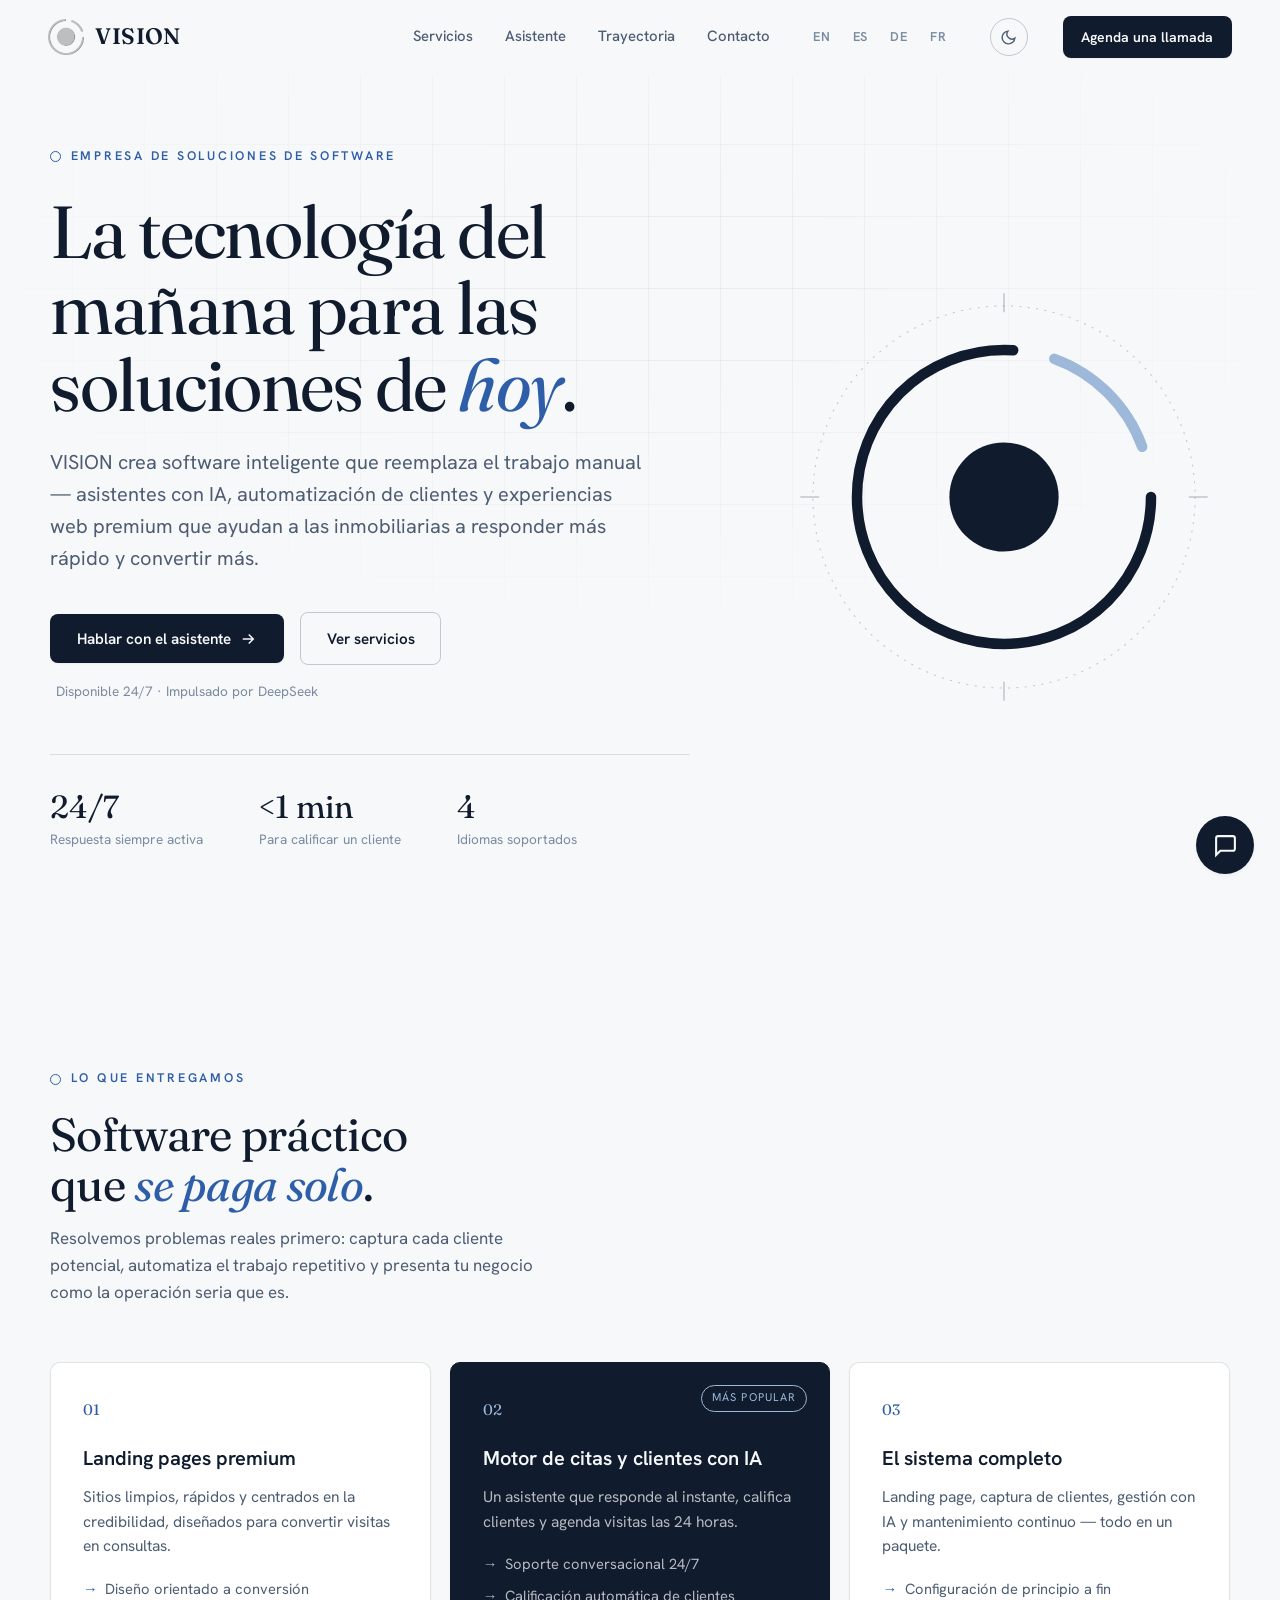
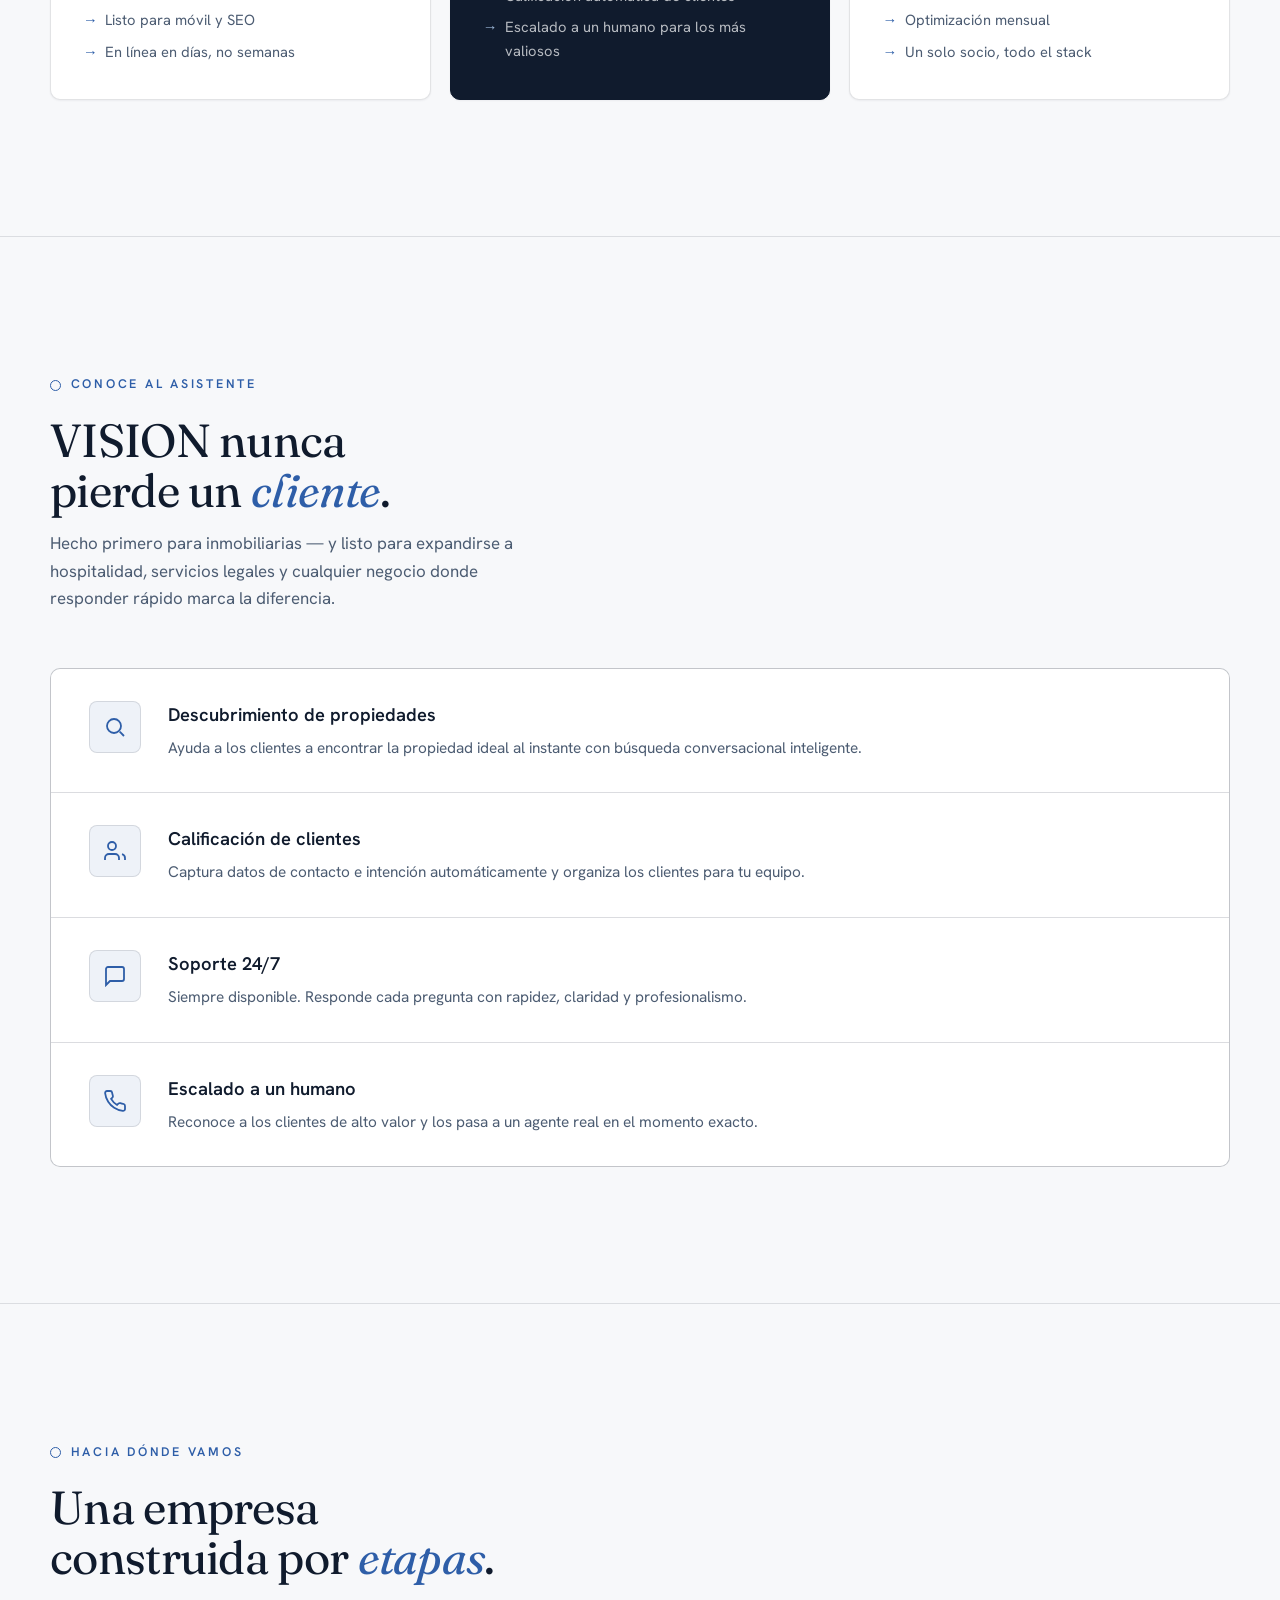
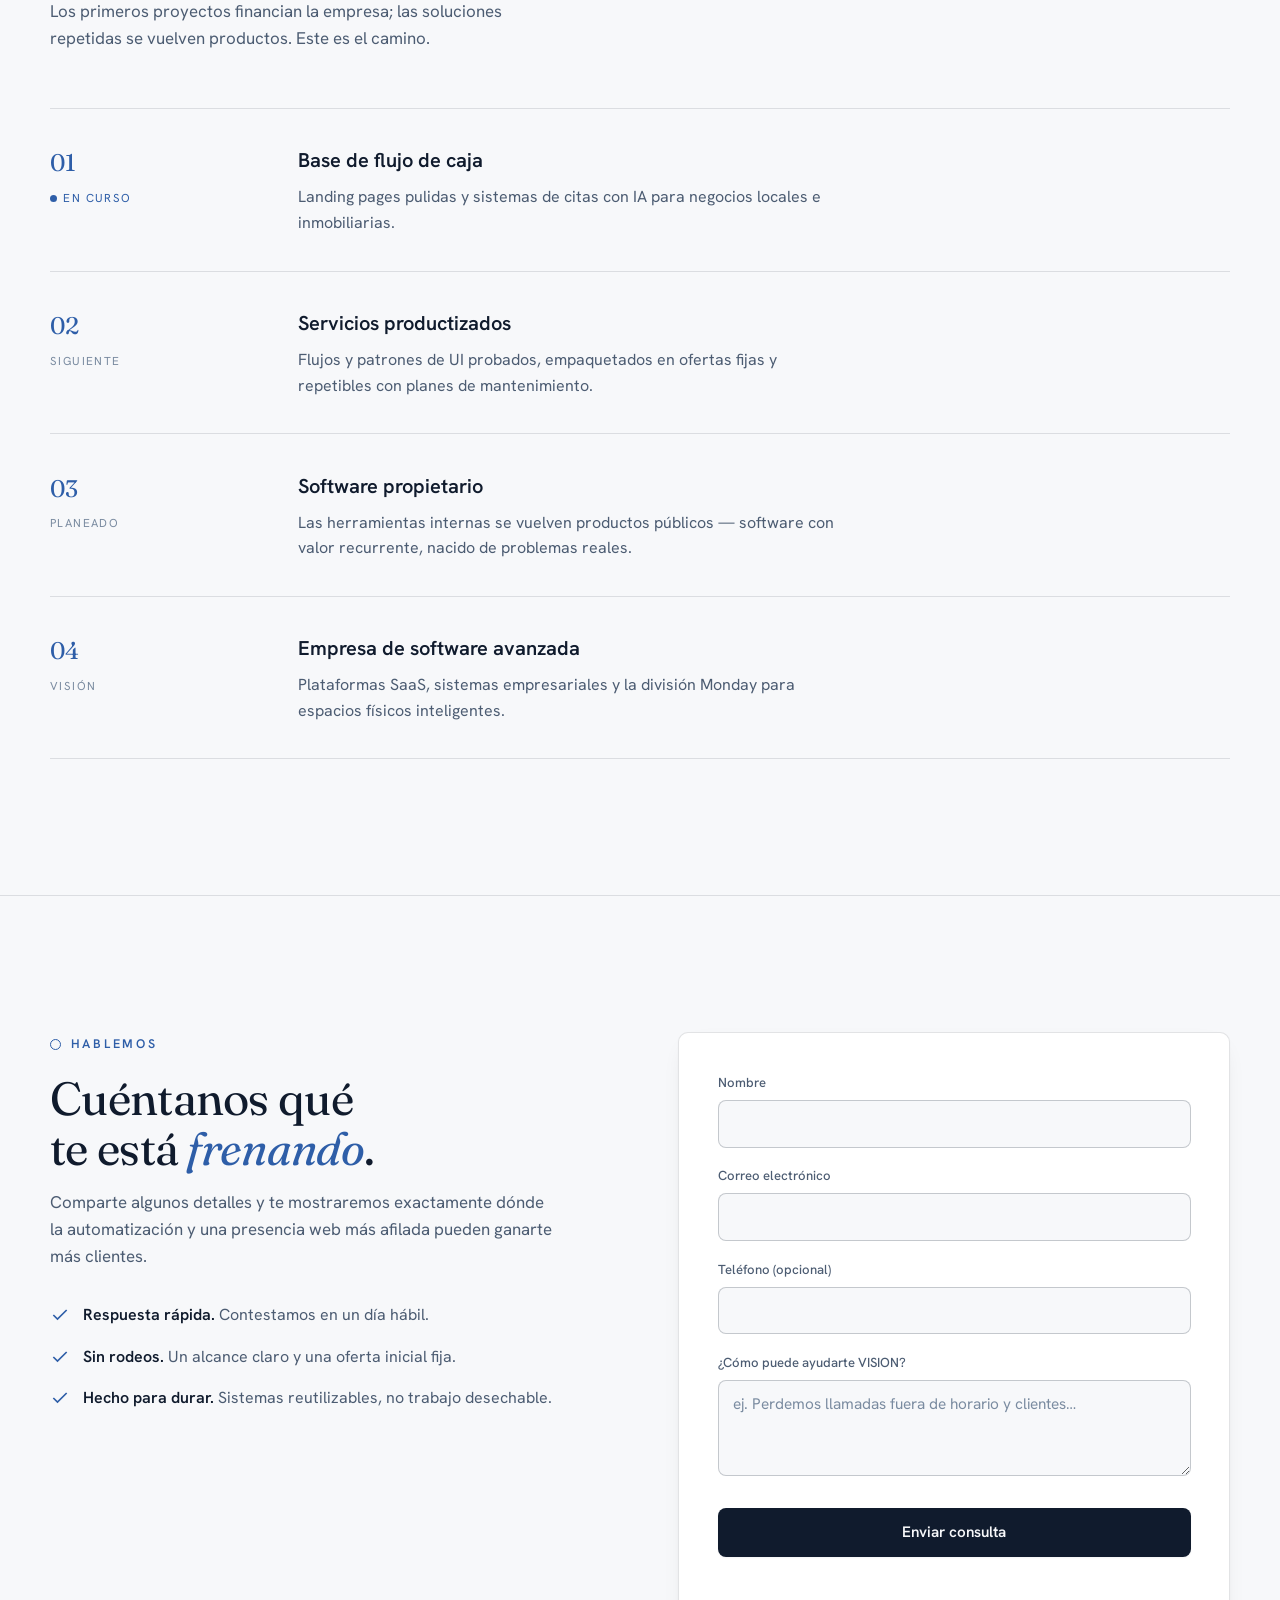
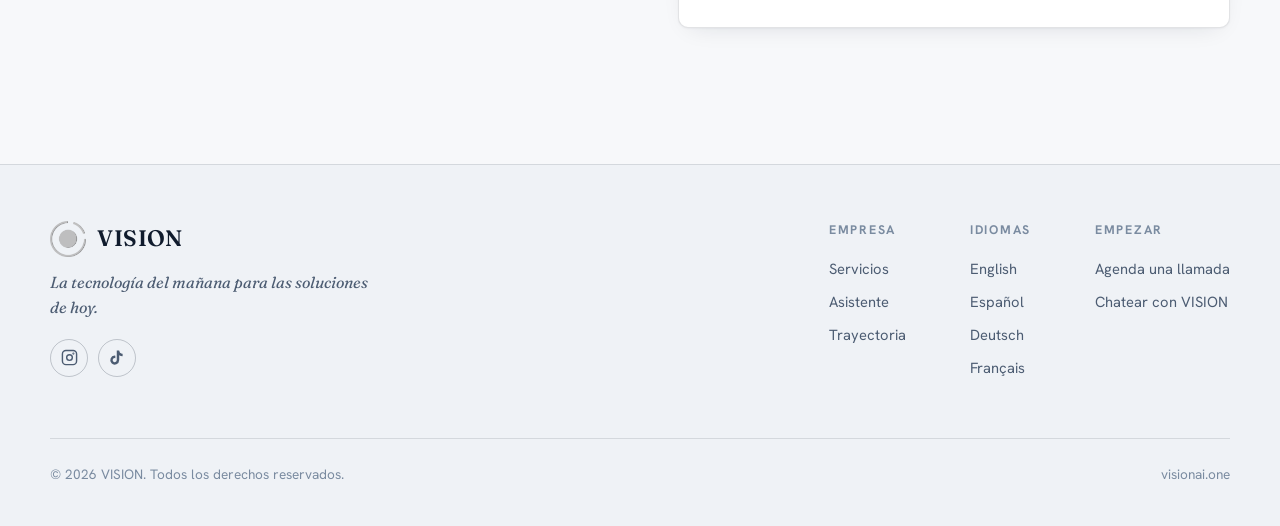
<file: es/index.html>
﻿<!DOCTYPE html>
<html lang="es" data-lang="es">
<head>
  <meta charset="UTF-8" />
  <meta name="viewport" content="width=device-width, initial-scale=1.0" />
  <title>VISION — La tecnología del mañana para las soluciones de hoy</title>
  <meta name="description" content="VISION crea software que ahorra tiempo, aumenta la conversión y automatiza el trabajo manual. Asistentes con IA y experiencias web premium para inmobiliarias." />
  <meta name="theme-color" content="#f7f8fa" />
  <script>try{document.documentElement.setAttribute('data-theme', localStorage.getItem('vision_theme')==='dark'?'dark':'light');}catch(e){}</script>

  <!-- Canonical + language alternates -->
  <link rel="canonical" href="https://visionai.one/es/" />
  <link rel="alternate" hreflang="en" href="https://visionai.one/" />
  <link rel="alternate" hreflang="es" href="https://visionai.one/es/" />
  <link rel="alternate" hreflang="de" href="https://visionai.one/de/" />
  <link rel="alternate" hreflang="fr" href="https://visionai.one/fr/" />
  <link rel="alternate" hreflang="x-default" href="https://visionai.one/" />

  <meta property="og:title" content="VISION — La tecnología del mañana para las soluciones de hoy" />
  <meta property="og:description" content="Automatización de citas con IA, calificación de clientes y landing pages premium para negocios locales e inmobiliarias." />
  <meta property="og:type" content="website" />
  <meta property="og:url" content="https://visionai.one/es/" />
  <meta property="og:locale" content="es_ES" />
  <meta property="og:image" content="https://visionai.one/assets/images/logos/VISION-NewLogoLarge.png" />
  <meta name="twitter:card" content="summary" />
  <meta name="twitter:image" content="https://visionai.one/assets/images/logos/VISION-NewLogoLarge.png" />

  <!-- Structured data -->
  <script type="application/ld+json">
  {
    "@context": "https://schema.org",
    "@type": "Organization",
    "name": "VISION",
    "url": "https://visionai.one/",
    "logo": "https://visionai.one/assets/images/logos/VISION-NewLogoLarge.png",
    "sameAs": [
      "https://www.instagram.com/visionai_labs",
      "https://www.tiktok.com/@visionai_labs"
    ]
  }
  </script>

  <link rel="shortcut icon" href="../assets/images/favicon/favicon.ico?v=7" type="image/x-icon">
  <link rel="icon" type="image/png" sizes="16x16" href="../assets/images/favicon/favicon-16x16.png?v=7">
  <link rel="icon" type="image/png" sizes="32x32" href="../assets/images/favicon/favicon-32x32.png?v=7">
  <link rel="apple-touch-icon" sizes="180x180" href="../assets/images/favicon/apple-touch-icon-v7.png?v=7">
  <link rel="manifest" href="../assets/data/site.webmanifest?v=7">


  <link rel="preload" href="../dependencies/fonts/fraunces-400-normal-latin.woff2" as="font" type="font/woff2" crossorigin>
  <link rel="preload" href="../dependencies/fonts/hankengrotesk-400-normal-latin.woff2" as="font" type="font/woff2" crossorigin>
  <link rel="stylesheet" href="../dependencies/css/fonts.css">
  <link rel="stylesheet" href="../dependencies/css/styles.css">
</head>

<body>
  <header class="nav">
    <a class="nav-logo" href="../es/index.html">
      <img src="../assets/images/logos/VISION-NewLogo.png" alt="" width="36" height="36" class="nav-logo-img">
      VISION
    </a>
    <div class="nav-cluster">
      <nav class="nav-links" id="navLinks">
        <a href="#services">Servicios</a>
        <a href="#capabilities">Asistente</a>
        <a href="#roadmap">Trayectoria</a>
        <a href="#contact">Contacto</a>
      </nav>
      <div class="lang-switch" aria-label="Idioma">
        <a href="../index.html">EN</a>
        <a href="../es/index.html" aria-current="page">ES</a>
        <a href="../de/index.html">DE</a>
        <a href="../fr/index.html">FR</a>
      </div>
      <button id="themeToggle" class="theme-toggle" type="button" aria-label="Cambiar entre tema claro y oscuro">
        <svg class="icon-moon" viewBox="0 0 24 24" fill="none" stroke="currentColor" stroke-width="2" aria-hidden="true"><path d="M21 12.79A9 9 0 1 1 11.21 3 7 7 0 0 0 21 12.79z"/></svg>
        <svg class="icon-sun" viewBox="0 0 24 24" fill="none" stroke="currentColor" stroke-width="2" aria-hidden="true"><circle cx="12" cy="12" r="4"/><path d="M12 2v2M12 20v2M4.93 4.93l1.41 1.41M17.66 17.66l1.41 1.41M2 12h2M20 12h2M4.93 19.07l1.41-1.41M17.66 6.34l1.41-1.41"/></svg>
      </button>
      <a class="btn btn-primary btn-sm" href="#contact">Agenda una llamada</a>
      <button id="navToggle" class="nav-toggle" type="button" aria-label="Abrir menú" aria-expanded="false" aria-controls="navLinks">
        <svg class="icon-menu" viewBox="0 0 24 24" fill="none" stroke="currentColor" stroke-width="2" aria-hidden="true"><path d="M4 7h16M4 12h16M4 17h16"/></svg>
        <svg class="icon-close" viewBox="0 0 24 24" fill="none" stroke="currentColor" stroke-width="2" aria-hidden="true"><path d="M6 6l12 12M18 6L6 18"/></svg>
      </button>    </div>
  </header>

  <section class="hero">
    <div class="container hero-inner">
      <div class="hero-copy">
      <span class="eyebrow reveal">Empresa de soluciones de software</span>
      <h1 class="reveal">La tecnología del mañana para las soluciones de <em>hoy</em>.</h1>
      <p class="hero-sub reveal">
        VISION crea software inteligente que reemplaza el trabajo manual — asistentes con IA,
        automatización de clientes y experiencias web premium que ayudan a las inmobiliarias
        a responder más rápido y convertir más.
      </p>
      <div class="hero-actions reveal">
        <button class="btn btn-primary" data-open-chat>
          Hablar con el asistente
          <svg width="18" height="18" viewBox="0 0 24 24" fill="none" stroke="currentColor" stroke-width="2" aria-hidden="true"><path d="M5 12h14M13 6l6 6-6 6"/></svg>
        </button>
        <a class="btn btn-ghost" href="#services">Ver servicios</a>
        <span class="hero-note">Disponible 24/7 · Impulsado por DeepSeek</span>
      </div>

      <div class="hero-stats reveal">
        <div class="stat"><div class="n">24/7</div><div class="l">Respuesta siempre activa</div></div>
        <div class="stat"><div class="n">&lt;1 min</div><div class="l">Para calificar un cliente</div></div>
        <div class="stat"><div class="n">4</div><div class="l">Idiomas soportados</div></div>
      </div>
      </div>

      <!-- La lente VISION, dibujada como instrumento de observación -->
      <svg class="hero-mark reveal" viewBox="0 0 400 400" aria-hidden="true">
        <line class="m-axis" x1="200" y1="6" x2="200" y2="24"/>
        <line class="m-axis" x1="200" y1="376" x2="200" y2="394"/>
        <line class="m-axis" x1="6" y1="200" x2="24" y2="200"/>
        <line class="m-axis" x1="376" y1="200" x2="394" y2="200"/>
        <circle class="m-guide" cx="200" cy="200" r="182"/>
        <circle class="m-ring" cx="200" cy="200" r="140" pathLength="100"/>
        <path class="m-arc" d="M 331.6 152.1 A 140 140 0 0 0 247.9 68.4" pathLength="100"/>
        <circle class="m-core" cx="200" cy="200" r="52"/>
      </svg>
    </div>
  </section>

  <section id="services" class="section">
    <div class="container">
      <div class="section-head reveal">
        <span class="eyebrow">Lo que entregamos</span>
        <h2 class="section-title">Software práctico que <em>se paga solo</em>.</h2>
        <p class="section-sub">Resolvemos problemas reales primero: captura cada cliente potencial, automatiza
          el trabajo repetitivo y presenta tu negocio como la operación seria que es.</p>
      </div>

      <div class="offers-grid">
        <article class="offer reveal">
          <div class="offer-num">01</div>
          <h3>Landing pages premium</h3>
          <p>Sitios limpios, rápidos y centrados en la credibilidad, diseñados para convertir visitas en consultas.</p>
          <ul>
            <li>Diseño orientado a conversión</li>
            <li>Listo para móvil y SEO</li>
            <li>En línea en días, no semanas</li>
          </ul>
        </article>

        <article class="offer featured reveal">
          <span class="tag">Más popular</span>
          <div class="offer-num">02</div>
          <h3>Motor de citas y clientes con IA</h3>
          <p>Un asistente que responde al instante, califica clientes y agenda visitas las 24 horas.</p>
          <ul>
            <li>Soporte conversacional 24/7</li>
            <li>Calificación automática de clientes</li>
            <li>Escalado a un humano para los más valiosos</li>
          </ul>
        </article>

        <article class="offer reveal">
          <div class="offer-num">03</div>
          <h3>El sistema completo</h3>
          <p>Landing page, captura de clientes, gestión con IA y mantenimiento continuo — todo en un paquete.</p>
          <ul>
            <li>Configuración de principio a fin</li>
            <li>Optimización mensual</li>
            <li>Un solo socio, todo el stack</li>
          </ul>
        </article>
      </div>
    </div>
  </section>

  <section id="capabilities" class="section">
    <div class="container">
      <div class="section-head reveal">
        <span class="eyebrow">Conoce al asistente</span>
        <h2 class="section-title">VISION nunca pierde un <em>cliente</em>.</h2>
        <p class="section-sub">Hecho primero para inmobiliarias — y listo para expandirse a hospitalidad,
          servicios legales y cualquier negocio donde responder rápido marca la diferencia.</p>
      </div>

      <div class="caps reveal">
        <div class="cap">
          <div class="cap-icon"><svg viewBox="0 0 24 24" fill="none" stroke="currentColor" stroke-width="1.8" aria-hidden="true"><path d="m21 21-4.3-4.3"/><circle cx="11" cy="11" r="7"/></svg></div>
          <div><h3>Descubrimiento de propiedades</h3><p>Ayuda a los clientes a encontrar la propiedad ideal al instante con búsqueda conversacional inteligente.</p></div>
        </div>
        <div class="cap">
          <div class="cap-icon"><svg viewBox="0 0 24 24" fill="none" stroke="currentColor" stroke-width="1.8" aria-hidden="true"><path d="M16 21v-2a4 4 0 0 0-4-4H6a4 4 0 0 0-4 4v2"/><circle cx="9" cy="7" r="4"/><path d="M22 21v-2a4 4 0 0 0-3-3.87"/></svg></div>
          <div><h3>Calificación de clientes</h3><p>Captura datos de contacto e intención automáticamente y organiza los clientes para tu equipo.</p></div>
        </div>
        <div class="cap">
          <div class="cap-icon"><svg viewBox="0 0 24 24" fill="none" stroke="currentColor" stroke-width="1.8" aria-hidden="true"><path d="M21 15a2 2 0 0 1-2 2H7l-4 4V5a2 2 0 0 1 2-2h14a2 2 0 0 1 2 2z"/></svg></div>
          <div><h3>Soporte 24/7</h3><p>Siempre disponible. Responde cada pregunta con rapidez, claridad y profesionalismo.</p></div>
        </div>
        <div class="cap">
          <div class="cap-icon"><svg viewBox="0 0 24 24" fill="none" stroke="currentColor" stroke-width="1.8" aria-hidden="true"><path d="M22 16.92v3a2 2 0 0 1-2.18 2 19.79 19.79 0 0 1-8.63-3.07 19.5 19.5 0 0 1-6-6 19.79 19.79 0 0 1-3.07-8.67A2 2 0 0 1 4.11 2h3a2 2 0 0 1 2 1.72c.13.96.36 1.9.7 2.81a2 2 0 0 1-.45 2.11L8.09 9.91a16 16 0 0 0 6 6l1.27-1.27a2 2 0 0 1 2.11-.45c.91.34 1.85.57 2.81.7A2 2 0 0 1 22 16.92z"/></svg></div>
          <div><h3>Escalado a un humano</h3><p>Reconoce a los clientes de alto valor y los pasa a un agente real en el momento exacto.</p></div>
        </div>
      </div>
    </div>
  </section>

  <section id="roadmap" class="section">
    <div class="container">
      <div class="section-head reveal">
        <span class="eyebrow">Hacia dónde vamos</span>
        <h2 class="section-title">Una empresa construida por <em>etapas</em>.</h2>
        <p class="section-sub">Los primeros proyectos financian la empresa; las soluciones repetidas se vuelven productos. Este es el camino.</p>
      </div>

      <div class="roadmap-wrap reveal">
        <div class="stage">
          <div class="stage-k"><span class="phase">01</span><span class="status now">En curso</span></div>
          <div><h3>Base de flujo de caja</h3><p>Landing pages pulidas y sistemas de citas con IA para negocios locales e inmobiliarias.</p></div>
        </div>
        <div class="stage">
          <div class="stage-k"><span class="phase">02</span><span class="status">Siguiente</span></div>
          <div><h3>Servicios productizados</h3><p>Flujos y patrones de UI probados, empaquetados en ofertas fijas y repetibles con planes de mantenimiento.</p></div>
        </div>
        <div class="stage">
          <div class="stage-k"><span class="phase">03</span><span class="status">Planeado</span></div>
          <div><h3>Software propietario</h3><p>Las herramientas internas se vuelven productos públicos — software con valor recurrente, nacido de problemas reales.</p></div>
        </div>
        <div class="stage">
          <div class="stage-k"><span class="phase">04</span><span class="status">Visión</span></div>
          <div><h3>Empresa de software avanzada</h3><p>Plataformas SaaS, sistemas empresariales y la división Monday para espacios físicos inteligentes.</p></div>
        </div>
      </div>
    </div>
  </section>

  <section id="contact" class="section">
    <div class="container contact-grid">
      <div class="contact-copy reveal">
        <span class="eyebrow">Hablemos</span>
        <h2 class="section-title">Cuéntanos qué te está <em>frenando</em>.</h2>
        <p class="section-sub">Comparte algunos detalles y te mostraremos exactamente dónde la automatización
          y una presencia web más afilada pueden ganarte más clientes.</p>
        <ul class="contact-points">
          <li><svg viewBox="0 0 24 24" fill="none" stroke="currentColor" stroke-width="2" aria-hidden="true"><path d="M20 6 9 17l-5-5"/></svg><span><b>Respuesta rápida.</b> Contestamos en un día hábil.</span></li>
          <li><svg viewBox="0 0 24 24" fill="none" stroke="currentColor" stroke-width="2" aria-hidden="true"><path d="M20 6 9 17l-5-5"/></svg><span><b>Sin rodeos.</b> Un alcance claro y una oferta inicial fija.</span></li>
          <li><svg viewBox="0 0 24 24" fill="none" stroke="currentColor" stroke-width="2" aria-hidden="true"><path d="M20 6 9 17l-5-5"/></svg><span><b>Hecho para durar.</b> Sistemas reutilizables, no trabajo desechable.</span></li>
        </ul>
      </div>

      <form id="leadForm" class="lead-form reveal" novalidate>
        <div class="field">
          <label for="lf-name">Nombre</label>
          <input id="lf-name" name="name" type="text" autocomplete="name" required>
        </div>
        <div class="field">
          <label for="lf-email">Correo electrónico</label>
          <input id="lf-email" name="email" type="email" autocomplete="email" required>
        </div>
        <div class="field">
          <label for="lf-phone">Teléfono (opcional)</label>
          <input id="lf-phone" name="phone" type="tel" autocomplete="tel">
        </div>
        <div class="field">
          <label for="lf-message">¿Cómo puede ayudarte VISION?</label>
          <textarea id="lf-message" name="message" placeholder="ej. Perdemos llamadas fuera de horario y clientes…"></textarea>
        </div>
        <button type="submit" class="btn btn-primary">Enviar consulta</button>
        <p id="formStatus" class="form-status" role="status" aria-live="polite"></p>
      </form>
    </div>
  </section>

  <footer class="footer">
    <div class="container">
      <div class="footer-top">
        <div class="footer-brand">
          <a class="nav-logo" href="../es/index.html"><img src="../assets/images/logos/VISION-NewLogo.png" alt="" width="36" height="36" class="nav-logo-img"> VISION</a>
          <p class="motto">La tecnología del mañana para las soluciones de hoy.</p>
          <div class="social-links">
            <a href="https://www.instagram.com/visionai_labs" target="_blank" rel="noopener" aria-label="VISION en Instagram">
              <svg viewBox="0 0 24 24" fill="none" stroke="currentColor" stroke-width="2" aria-hidden="true"><rect x="2" y="2" width="20" height="20" rx="5"/><circle cx="12" cy="12" r="4"/><circle cx="17.5" cy="6.5" r="0.5" fill="currentColor"/></svg>
            </a>
            <a href="https://www.tiktok.com/@visionai_labs" target="_blank" rel="noopener" aria-label="VISION en TikTok">
              <svg viewBox="0 0 24 24" fill="currentColor" aria-hidden="true"><path d="M19.59 6.69a4.83 4.83 0 0 1-3.77-4.25V2h-3.45v13.67a2.89 2.89 0 0 1-5.2 1.74 2.89 2.89 0 0 1 2.31-4.64 2.93 2.93 0 0 1 .88.13V9.4a6.84 6.84 0 0 0-1-.05A6.33 6.33 0 0 0 5 20.1a6.34 6.34 0 0 0 10.86-4.43v-7a8.16 8.16 0 0 0 4.77 1.52v-3.4a4.85 4.85 0 0 1-1-.1z"/></svg>
            </a>
          </div>        </div>
        <div class="footer-cols">
          <div class="footer-col">
            <h4>Empresa</h4>
            <a href="#services">Servicios</a>
            <a href="#capabilities">Asistente</a>
            <a href="#roadmap">Trayectoria</a>
          </div>
          <div class="footer-col">
            <h4>Idiomas</h4>
            <a href="../index.html">English</a>
            <a href="../es/index.html">Español</a>
            <a href="../de/index.html">Deutsch</a>
            <a href="../fr/index.html">Français</a>
          </div>
          <div class="footer-col">
            <h4>Empezar</h4>
            <a href="#contact">Agenda una llamada</a>
            <a href="#" data-open-chat>Chatear con VISION</a>
          </div>
        </div>
      </div>
      <div class="footer-bottom">
        <span>© <span id="year">2026</span> VISION. Todos los derechos reservados.</span>
        <span>visionai.one</span>
      </div>
    </div>
  </footer>

  <button id="chatFab" class="chat-fab" aria-label="Abrir asistente VISION" aria-expanded="false" aria-controls="chatWidget">
    <svg viewBox="0 0 24 24" fill="none" stroke="currentColor" stroke-width="2" aria-hidden="true"><path d="M21 15a2 2 0 0 1-2 2H7l-4 4V5a2 2 0 0 1 2-2h14a2 2 0 0 1 2 2z"/></svg>
  </button>

  <div id="chatWidget" class="chat-widget hidden" role="dialog" aria-modal="true" aria-label="Asistente VISION">
    <div class="chat-header">
      <div class="chat-avatar">V</div>
      <div>
        <div class="chat-title">Asistente VISION</div>
        <div class="chat-status">En línea</div>
      </div>
      <button id="chatClose" class="chat-close" aria-label="Cerrar">✕</button>
    </div>
    <div class="chat-messages" id="chatMessages" role="log" aria-live="polite"></div>
    <div class="chat-input-row">
      <input type="text" id="chatInput" placeholder="Pregunta por una propiedad…" autocomplete="off">
      <button id="chatSend" class="chat-send" aria-label="Enviar">
        <svg viewBox="0 0 24 24" fill="none" stroke="currentColor" stroke-width="2" aria-hidden="true"><path d="M22 2 11 13M22 2l-7 20-4-9-9-4 20-7z"/></svg>
      </button>
    </div>
  </div>

  <script src="../dependencies/js/script.js"></script>
</body>
</html>
</file>
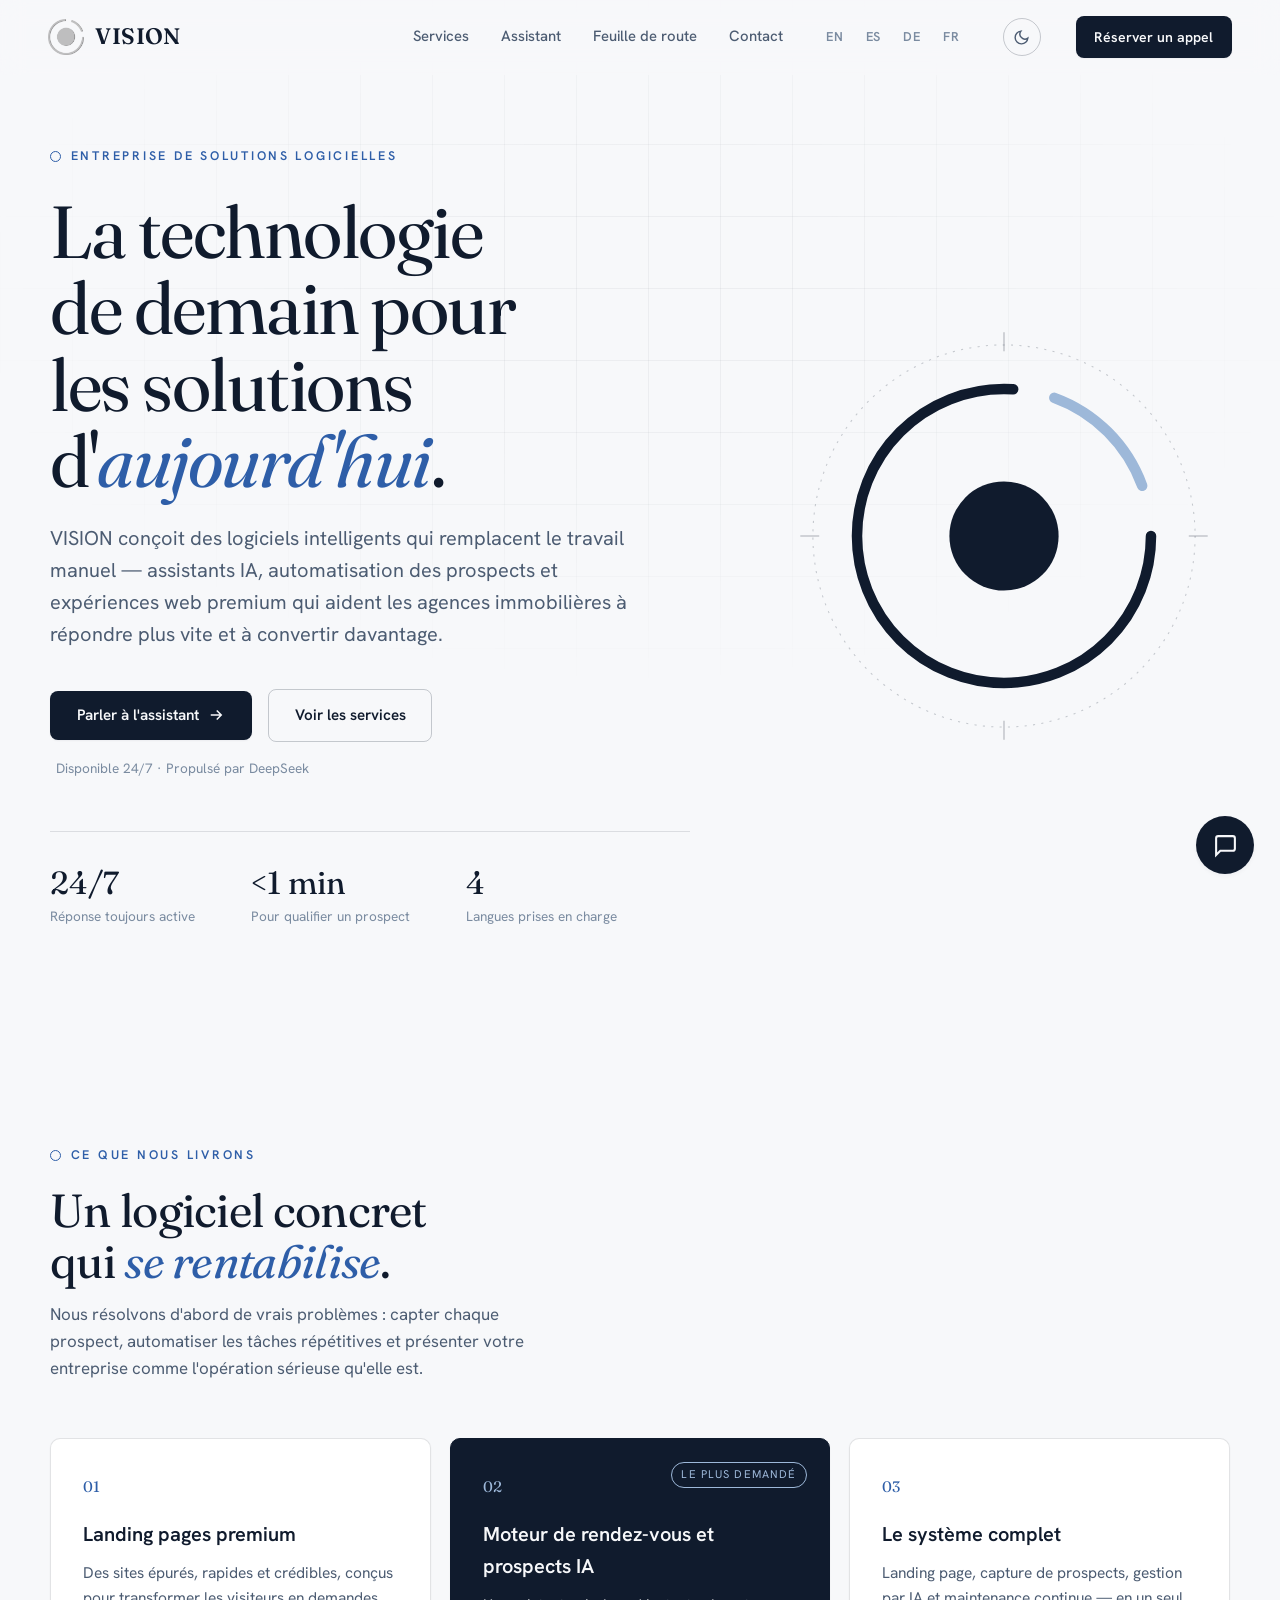
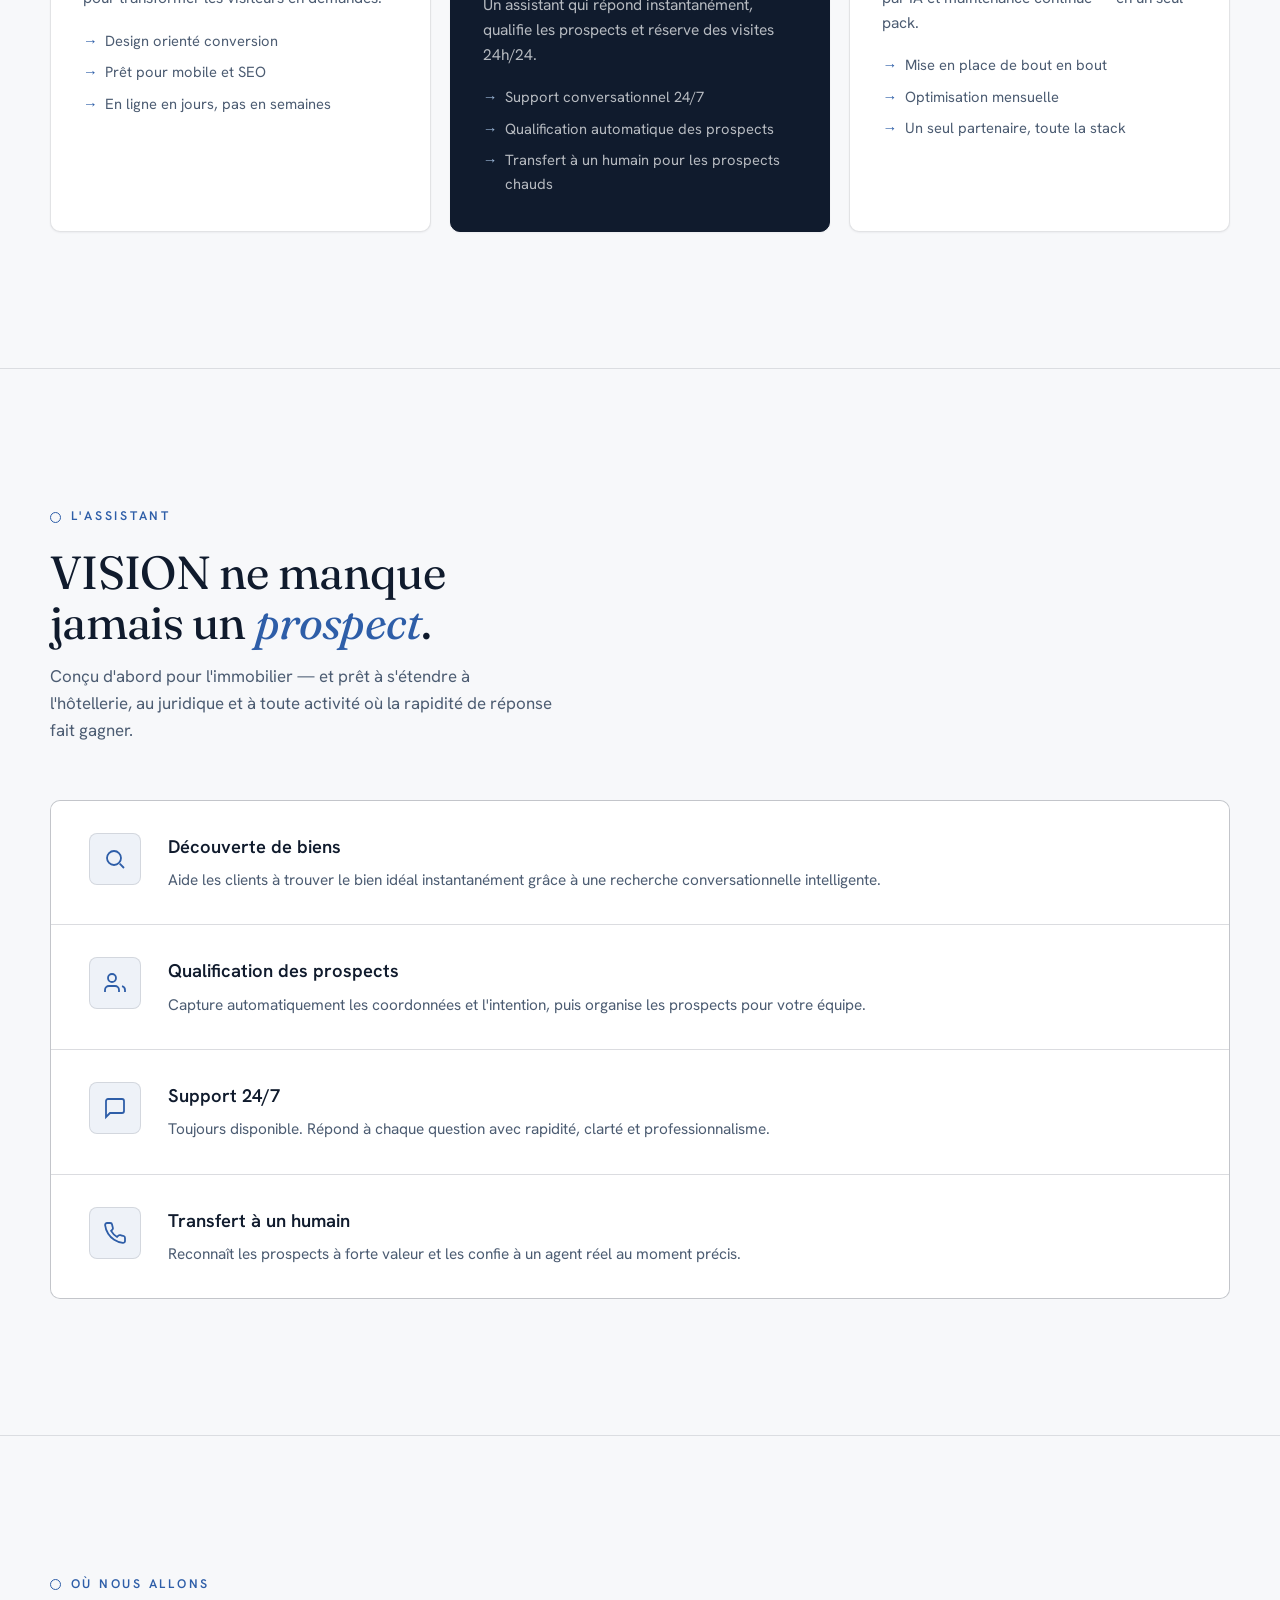
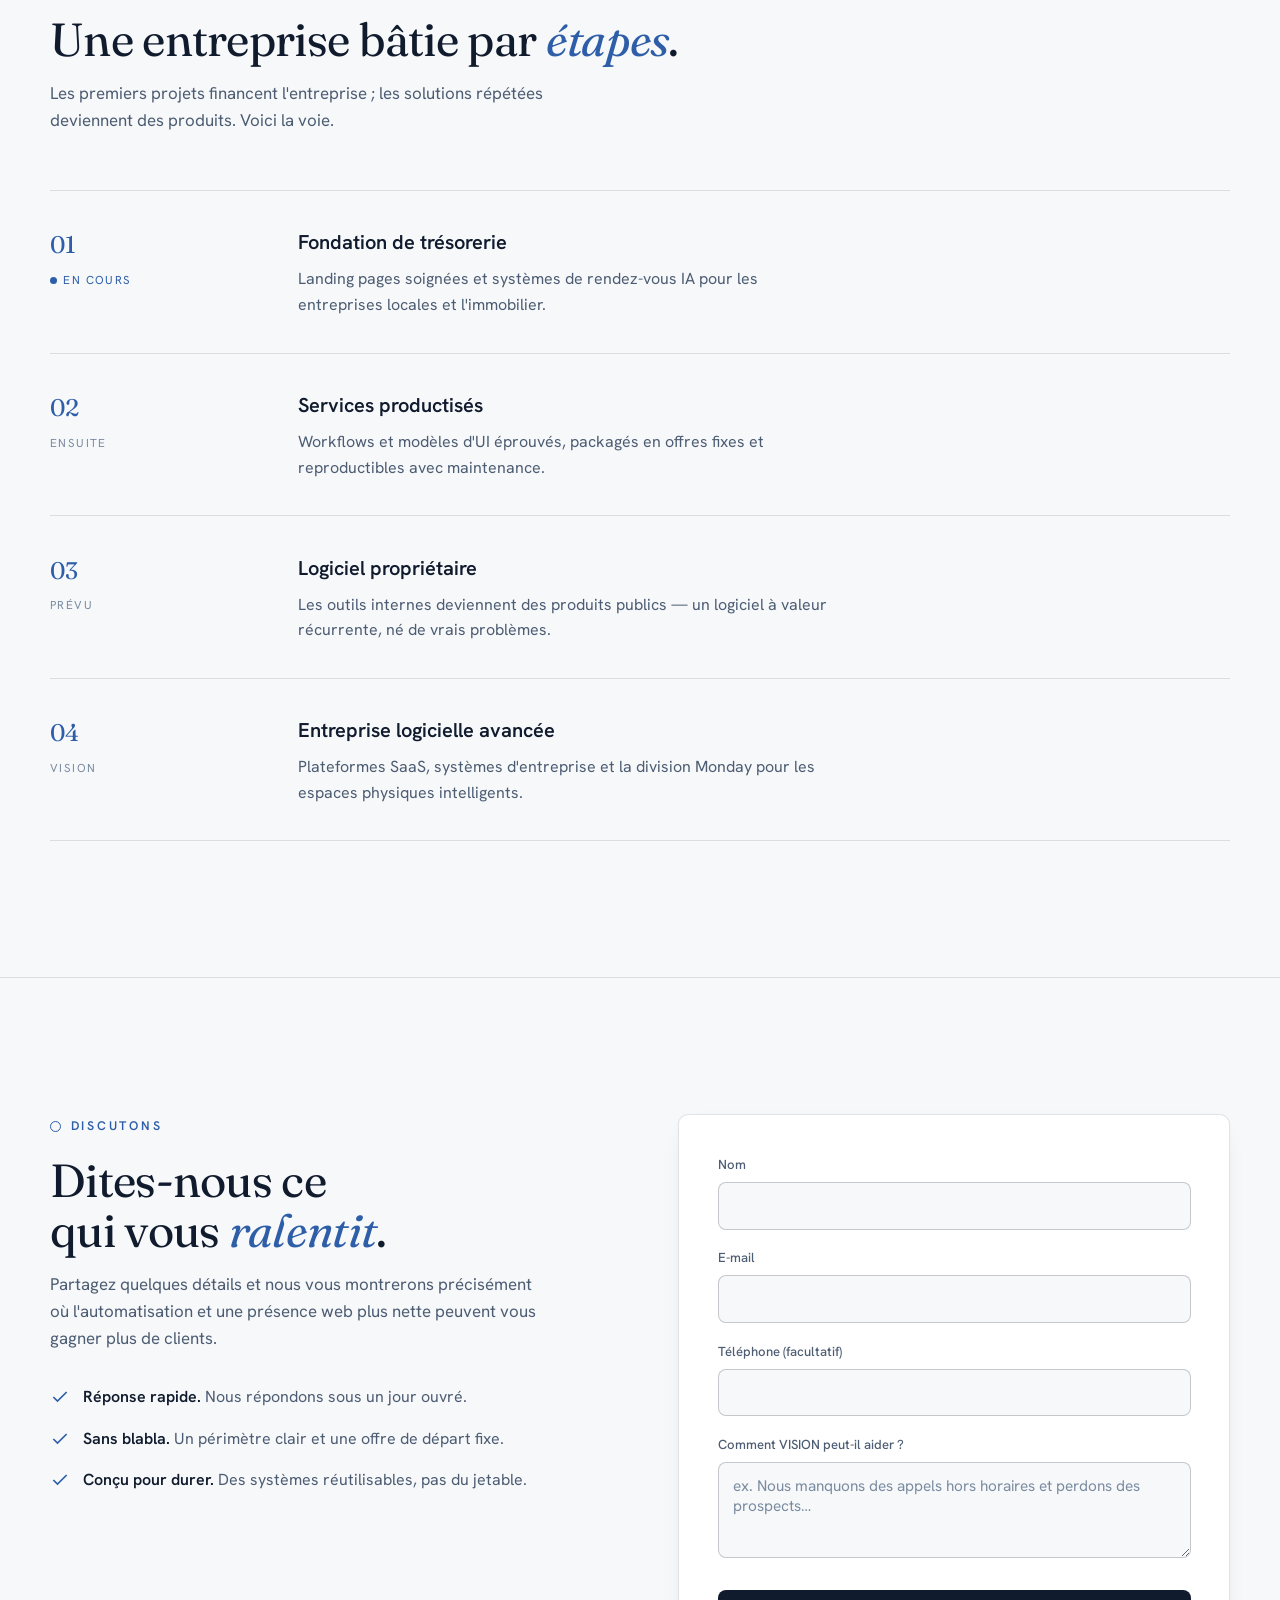
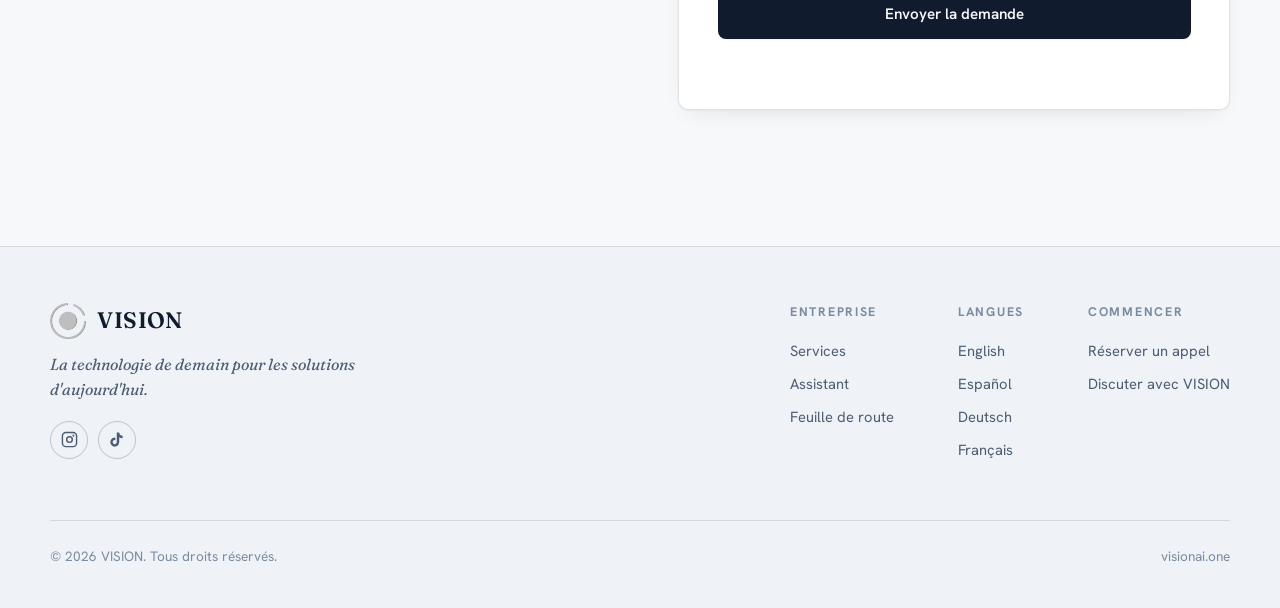
<file: fr/index.html>
﻿<!DOCTYPE html>
<html lang="fr" data-lang="fr">
<head>
  <meta charset="UTF-8" />
  <meta name="viewport" content="width=device-width, initial-scale=1.0" />
  <title>VISION — La technologie de demain pour les solutions d'aujourd'hui</title>
  <meta name="description" content="VISION crée des logiciels qui font gagner du temps, augmentent la conversion et automatisent le travail manuel. Assistants IA et expériences web premium pour les agences immobilières." />
  <meta name="theme-color" content="#f7f8fa" />
  <script>try{document.documentElement.setAttribute('data-theme', localStorage.getItem('vision_theme')==='dark'?'dark':'light');}catch(e){}</script>

  <!-- Canonical + language alternates -->
  <link rel="canonical" href="https://visionai.one/fr/" />
  <link rel="alternate" hreflang="en" href="https://visionai.one/" />
  <link rel="alternate" hreflang="es" href="https://visionai.one/es/" />
  <link rel="alternate" hreflang="de" href="https://visionai.one/de/" />
  <link rel="alternate" hreflang="fr" href="https://visionai.one/fr/" />
  <link rel="alternate" hreflang="x-default" href="https://visionai.one/" />

  <meta property="og:title" content="VISION — La technologie de demain pour les solutions d'aujourd'hui" />
  <meta property="og:description" content="Automatisation des rendez-vous par IA, qualification des prospects et landing pages premium pour les entreprises locales et l'immobilier." />
  <meta property="og:type" content="website" />
  <meta property="og:url" content="https://visionai.one/fr/" />
  <meta property="og:locale" content="fr_FR" />
  <meta property="og:image" content="https://visionai.one/assets/images/logos/VISION-NewLogoLarge.png" />
  <meta name="twitter:card" content="summary" />
  <meta name="twitter:image" content="https://visionai.one/assets/images/logos/VISION-NewLogoLarge.png" />

  <!-- Structured data -->
  <script type="application/ld+json">
  {
    "@context": "https://schema.org",
    "@type": "Organization",
    "name": "VISION",
    "url": "https://visionai.one/",
    "logo": "https://visionai.one/assets/images/logos/VISION-NewLogoLarge.png",
    "sameAs": [
      "https://www.instagram.com/visionai_labs",
      "https://www.tiktok.com/@visionai_labs"
    ]
  }
  </script>

  <link rel="shortcut icon" href="../assets/images/favicon/favicon.ico?v=7" type="image/x-icon">
  <link rel="icon" type="image/png" sizes="16x16" href="../assets/images/favicon/favicon-16x16.png?v=7">
  <link rel="icon" type="image/png" sizes="32x32" href="../assets/images/favicon/favicon-32x32.png?v=7">
  <link rel="apple-touch-icon" sizes="180x180" href="../assets/images/favicon/apple-touch-icon-v7.png?v=7">
  <link rel="manifest" href="../assets/data/site.webmanifest?v=7">


  <link rel="preload" href="../dependencies/fonts/fraunces-400-normal-latin.woff2" as="font" type="font/woff2" crossorigin>
  <link rel="preload" href="../dependencies/fonts/hankengrotesk-400-normal-latin.woff2" as="font" type="font/woff2" crossorigin>
  <link rel="stylesheet" href="../dependencies/css/fonts.css">
  <link rel="stylesheet" href="../dependencies/css/styles.css">
</head>

<body>
  <header class="nav">
    <a class="nav-logo" href="../fr/index.html">
      <img src="../assets/images/logos/VISION-NewLogo.png" alt="" width="36" height="36" class="nav-logo-img">
      VISION
    </a>
    <div class="nav-cluster">
      <nav class="nav-links" id="navLinks">
        <a href="#services">Services</a>
        <a href="#capabilities">Assistant</a>
        <a href="#roadmap">Feuille de route</a>
        <a href="#contact">Contact</a>
      </nav>
      <div class="lang-switch" aria-label="Langue">
        <a href="../index.html">EN</a>
        <a href="../es/index.html">ES</a>
        <a href="../de/index.html">DE</a>
        <a href="../fr/index.html" aria-current="page">FR</a>
      </div>
      <button id="themeToggle" class="theme-toggle" type="button" aria-label="Basculer entre le thème clair et le thème sombre">
        <svg class="icon-moon" viewBox="0 0 24 24" fill="none" stroke="currentColor" stroke-width="2" aria-hidden="true"><path d="M21 12.79A9 9 0 1 1 11.21 3 7 7 0 0 0 21 12.79z"/></svg>
        <svg class="icon-sun" viewBox="0 0 24 24" fill="none" stroke="currentColor" stroke-width="2" aria-hidden="true"><circle cx="12" cy="12" r="4"/><path d="M12 2v2M12 20v2M4.93 4.93l1.41 1.41M17.66 17.66l1.41 1.41M2 12h2M20 12h2M4.93 19.07l1.41-1.41M17.66 6.34l1.41-1.41"/></svg>
      </button>
      <a class="btn btn-primary btn-sm" href="#contact">Réserver un appel</a>
      <button id="navToggle" class="nav-toggle" type="button" aria-label="Ouvrir le menu" aria-expanded="false" aria-controls="navLinks">
        <svg class="icon-menu" viewBox="0 0 24 24" fill="none" stroke="currentColor" stroke-width="2" aria-hidden="true"><path d="M4 7h16M4 12h16M4 17h16"/></svg>
        <svg class="icon-close" viewBox="0 0 24 24" fill="none" stroke="currentColor" stroke-width="2" aria-hidden="true"><path d="M6 6l12 12M18 6L6 18"/></svg>
      </button>    </div>
  </header>

  <section class="hero">
    <div class="container hero-inner">
      <div class="hero-copy">
      <span class="eyebrow reveal">Entreprise de solutions logicielles</span>
      <h1 class="reveal">La technologie de demain pour les solutions d'<em>aujourd'hui</em>.</h1>
      <p class="hero-sub reveal">
        VISION conçoit des logiciels intelligents qui remplacent le travail manuel — assistants IA,
        automatisation des prospects et expériences web premium qui aident les agences immobilières
        à répondre plus vite et à convertir davantage.
      </p>
      <div class="hero-actions reveal">
        <button class="btn btn-primary" data-open-chat>
          Parler à l'assistant
          <svg width="18" height="18" viewBox="0 0 24 24" fill="none" stroke="currentColor" stroke-width="2" aria-hidden="true"><path d="M5 12h14M13 6l6 6-6 6"/></svg>
        </button>
        <a class="btn btn-ghost" href="#services">Voir les services</a>
        <span class="hero-note">Disponible 24/7 · Propulsé par DeepSeek</span>
      </div>

      <div class="hero-stats reveal">
        <div class="stat"><div class="n">24/7</div><div class="l">Réponse toujours active</div></div>
        <div class="stat"><div class="n">&lt;1 min</div><div class="l">Pour qualifier un prospect</div></div>
        <div class="stat"><div class="n">4</div><div class="l">Langues prises en charge</div></div>
      </div>
      </div>

      <!-- La lentille VISION, dessinée comme un instrument d'observation -->
      <svg class="hero-mark reveal" viewBox="0 0 400 400" aria-hidden="true">
        <line class="m-axis" x1="200" y1="6" x2="200" y2="24"/>
        <line class="m-axis" x1="200" y1="376" x2="200" y2="394"/>
        <line class="m-axis" x1="6" y1="200" x2="24" y2="200"/>
        <line class="m-axis" x1="376" y1="200" x2="394" y2="200"/>
        <circle class="m-guide" cx="200" cy="200" r="182"/>
        <circle class="m-ring" cx="200" cy="200" r="140" pathLength="100"/>
        <path class="m-arc" d="M 331.6 152.1 A 140 140 0 0 0 247.9 68.4" pathLength="100"/>
        <circle class="m-core" cx="200" cy="200" r="52"/>
      </svg>
    </div>
  </section>

  <section id="services" class="section">
    <div class="container">
      <div class="section-head reveal">
        <span class="eyebrow">Ce que nous livrons</span>
        <h2 class="section-title">Un logiciel concret qui <em>se rentabilise</em>.</h2>
        <p class="section-sub">Nous résolvons d'abord de vrais problèmes : capter chaque prospect, automatiser
          les tâches répétitives et présenter votre entreprise comme l'opération sérieuse qu'elle est.</p>
      </div>

      <div class="offers-grid">
        <article class="offer reveal">
          <div class="offer-num">01</div>
          <h3>Landing pages premium</h3>
          <p>Des sites épurés, rapides et crédibles, conçus pour transformer les visiteurs en demandes.</p>
          <ul>
            <li>Design orienté conversion</li>
            <li>Prêt pour mobile et SEO</li>
            <li>En ligne en jours, pas en semaines</li>
          </ul>
        </article>

        <article class="offer featured reveal">
          <span class="tag">Le plus demandé</span>
          <div class="offer-num">02</div>
          <h3>Moteur de rendez-vous et prospects IA</h3>
          <p>Un assistant qui répond instantanément, qualifie les prospects et réserve des visites 24h/24.</p>
          <ul>
            <li>Support conversationnel 24/7</li>
            <li>Qualification automatique des prospects</li>
            <li>Transfert à un humain pour les prospects chauds</li>
          </ul>
        </article>

        <article class="offer reveal">
          <div class="offer-num">03</div>
          <h3>Le système complet</h3>
          <p>Landing page, capture de prospects, gestion par IA et maintenance continue — en un seul pack.</p>
          <ul>
            <li>Mise en place de bout en bout</li>
            <li>Optimisation mensuelle</li>
            <li>Un seul partenaire, toute la stack</li>
          </ul>
        </article>
      </div>
    </div>
  </section>

  <section id="capabilities" class="section">
    <div class="container">
      <div class="section-head reveal">
        <span class="eyebrow">L'assistant</span>
        <h2 class="section-title">VISION ne manque jamais un <em>prospect</em>.</h2>
        <p class="section-sub">Conçu d'abord pour l'immobilier — et prêt à s'étendre à l'hôtellerie,
          au juridique et à toute activité où la rapidité de réponse fait gagner.</p>
      </div>

      <div class="caps reveal">
        <div class="cap">
          <div class="cap-icon"><svg viewBox="0 0 24 24" fill="none" stroke="currentColor" stroke-width="1.8" aria-hidden="true"><path d="m21 21-4.3-4.3"/><circle cx="11" cy="11" r="7"/></svg></div>
          <div><h3>Découverte de biens</h3><p>Aide les clients à trouver le bien idéal instantanément grâce à une recherche conversationnelle intelligente.</p></div>
        </div>
        <div class="cap">
          <div class="cap-icon"><svg viewBox="0 0 24 24" fill="none" stroke="currentColor" stroke-width="1.8" aria-hidden="true"><path d="M16 21v-2a4 4 0 0 0-4-4H6a4 4 0 0 0-4 4v2"/><circle cx="9" cy="7" r="4"/><path d="M22 21v-2a4 4 0 0 0-3-3.87"/></svg></div>
          <div><h3>Qualification des prospects</h3><p>Capture automatiquement les coordonnées et l'intention, puis organise les prospects pour votre équipe.</p></div>
        </div>
        <div class="cap">
          <div class="cap-icon"><svg viewBox="0 0 24 24" fill="none" stroke="currentColor" stroke-width="1.8" aria-hidden="true"><path d="M21 15a2 2 0 0 1-2 2H7l-4 4V5a2 2 0 0 1 2-2h14a2 2 0 0 1 2 2z"/></svg></div>
          <div><h3>Support 24/7</h3><p>Toujours disponible. Répond à chaque question avec rapidité, clarté et professionnalisme.</p></div>
        </div>
        <div class="cap">
          <div class="cap-icon"><svg viewBox="0 0 24 24" fill="none" stroke="currentColor" stroke-width="1.8" aria-hidden="true"><path d="M22 16.92v3a2 2 0 0 1-2.18 2 19.79 19.79 0 0 1-8.63-3.07 19.5 19.5 0 0 1-6-6 19.79 19.79 0 0 1-3.07-8.67A2 2 0 0 1 4.11 2h3a2 2 0 0 1 2 1.72c.13.96.36 1.9.7 2.81a2 2 0 0 1-.45 2.11L8.09 9.91a16 16 0 0 0 6 6l1.27-1.27a2 2 0 0 1 2.11-.45c.91.34 1.85.57 2.81.7A2 2 0 0 1 22 16.92z"/></svg></div>
          <div><h3>Transfert à un humain</h3><p>Reconnaît les prospects à forte valeur et les confie à un agent réel au moment précis.</p></div>
        </div>
      </div>
    </div>
  </section>

  <section id="roadmap" class="section">
    <div class="container">
      <div class="section-head reveal">
        <span class="eyebrow">Où nous allons</span>
        <h2 class="section-title">Une entreprise bâtie par <em>étapes</em>.</h2>
        <p class="section-sub">Les premiers projets financent l'entreprise ; les solutions répétées deviennent des produits. Voici la voie.</p>
      </div>

      <div class="roadmap-wrap reveal">
        <div class="stage">
          <div class="stage-k"><span class="phase">01</span><span class="status now">En cours</span></div>
          <div><h3>Fondation de trésorerie</h3><p>Landing pages soignées et systèmes de rendez-vous IA pour les entreprises locales et l'immobilier.</p></div>
        </div>
        <div class="stage">
          <div class="stage-k"><span class="phase">02</span><span class="status">Ensuite</span></div>
          <div><h3>Services productisés</h3><p>Workflows et modèles d'UI éprouvés, packagés en offres fixes et reproductibles avec maintenance.</p></div>
        </div>
        <div class="stage">
          <div class="stage-k"><span class="phase">03</span><span class="status">Prévu</span></div>
          <div><h3>Logiciel propriétaire</h3><p>Les outils internes deviennent des produits publics — un logiciel à valeur récurrente, né de vrais problèmes.</p></div>
        </div>
        <div class="stage">
          <div class="stage-k"><span class="phase">04</span><span class="status">Vision</span></div>
          <div><h3>Entreprise logicielle avancée</h3><p>Plateformes SaaS, systèmes d'entreprise et la division Monday pour les espaces physiques intelligents.</p></div>
        </div>
      </div>
    </div>
  </section>

  <section id="contact" class="section">
    <div class="container contact-grid">
      <div class="contact-copy reveal">
        <span class="eyebrow">Discutons</span>
        <h2 class="section-title">Dites-nous ce qui vous <em>ralentit</em>.</h2>
        <p class="section-sub">Partagez quelques détails et nous vous montrerons précisément où l'automatisation
          et une présence web plus nette peuvent vous gagner plus de clients.</p>
        <ul class="contact-points">
          <li><svg viewBox="0 0 24 24" fill="none" stroke="currentColor" stroke-width="2" aria-hidden="true"><path d="M20 6 9 17l-5-5"/></svg><span><b>Réponse rapide.</b> Nous répondons sous un jour ouvré.</span></li>
          <li><svg viewBox="0 0 24 24" fill="none" stroke="currentColor" stroke-width="2" aria-hidden="true"><path d="M20 6 9 17l-5-5"/></svg><span><b>Sans blabla.</b> Un périmètre clair et une offre de départ fixe.</span></li>
          <li><svg viewBox="0 0 24 24" fill="none" stroke="currentColor" stroke-width="2" aria-hidden="true"><path d="M20 6 9 17l-5-5"/></svg><span><b>Conçu pour durer.</b> Des systèmes réutilisables, pas du jetable.</span></li>
        </ul>
      </div>

      <form id="leadForm" class="lead-form reveal" novalidate>
        <div class="field">
          <label for="lf-name">Nom</label>
          <input id="lf-name" name="name" type="text" autocomplete="name" required>
        </div>
        <div class="field">
          <label for="lf-email">E-mail</label>
          <input id="lf-email" name="email" type="email" autocomplete="email" required>
        </div>
        <div class="field">
          <label for="lf-phone">Téléphone (facultatif)</label>
          <input id="lf-phone" name="phone" type="tel" autocomplete="tel">
        </div>
        <div class="field">
          <label for="lf-message">Comment VISION peut-il aider ?</label>
          <textarea id="lf-message" name="message" placeholder="ex. Nous manquons des appels hors horaires et perdons des prospects…"></textarea>
        </div>
        <button type="submit" class="btn btn-primary">Envoyer la demande</button>
        <p id="formStatus" class="form-status" role="status" aria-live="polite"></p>
      </form>
    </div>
  </section>

  <footer class="footer">
    <div class="container">
      <div class="footer-top">
        <div class="footer-brand">
          <a class="nav-logo" href="../fr/index.html"><img src="../assets/images/logos/VISION-NewLogo.png" alt="" width="36" height="36" class="nav-logo-img"> VISION</a>
          <p class="motto">La technologie de demain pour les solutions d'aujourd'hui.</p>
          <div class="social-links">
            <a href="https://www.instagram.com/visionai_labs" target="_blank" rel="noopener" aria-label="VISION sur Instagram">
              <svg viewBox="0 0 24 24" fill="none" stroke="currentColor" stroke-width="2" aria-hidden="true"><rect x="2" y="2" width="20" height="20" rx="5"/><circle cx="12" cy="12" r="4"/><circle cx="17.5" cy="6.5" r="0.5" fill="currentColor"/></svg>
            </a>
            <a href="https://www.tiktok.com/@visionai_labs" target="_blank" rel="noopener" aria-label="VISION sur TikTok">
              <svg viewBox="0 0 24 24" fill="currentColor" aria-hidden="true"><path d="M19.59 6.69a4.83 4.83 0 0 1-3.77-4.25V2h-3.45v13.67a2.89 2.89 0 0 1-5.2 1.74 2.89 2.89 0 0 1 2.31-4.64 2.93 2.93 0 0 1 .88.13V9.4a6.84 6.84 0 0 0-1-.05A6.33 6.33 0 0 0 5 20.1a6.34 6.34 0 0 0 10.86-4.43v-7a8.16 8.16 0 0 0 4.77 1.52v-3.4a4.85 4.85 0 0 1-1-.1z"/></svg>
            </a>
          </div>        </div>
        <div class="footer-cols">
          <div class="footer-col">
            <h4>Entreprise</h4>
            <a href="#services">Services</a>
            <a href="#capabilities">Assistant</a>
            <a href="#roadmap">Feuille de route</a>
          </div>
          <div class="footer-col">
            <h4>Langues</h4>
            <a href="../index.html">English</a>
            <a href="../es/index.html">Español</a>
            <a href="../de/index.html">Deutsch</a>
            <a href="../fr/index.html">Français</a>
          </div>
          <div class="footer-col">
            <h4>Commencer</h4>
            <a href="#contact">Réserver un appel</a>
            <a href="#" data-open-chat>Discuter avec VISION</a>
          </div>
        </div>
      </div>
      <div class="footer-bottom">
        <span>© <span id="year">2026</span> VISION. Tous droits réservés.</span>
        <span>visionai.one</span>
      </div>
    </div>
  </footer>

  <button id="chatFab" class="chat-fab" aria-label="Ouvrir l'assistant VISION" aria-expanded="false" aria-controls="chatWidget">
    <svg viewBox="0 0 24 24" fill="none" stroke="currentColor" stroke-width="2" aria-hidden="true"><path d="M21 15a2 2 0 0 1-2 2H7l-4 4V5a2 2 0 0 1 2-2h14a2 2 0 0 1 2 2z"/></svg>
  </button>

  <div id="chatWidget" class="chat-widget hidden" role="dialog" aria-modal="true" aria-label="Assistant VISION">
    <div class="chat-header">
      <div class="chat-avatar">V</div>
      <div>
        <div class="chat-title">Assistant VISION</div>
        <div class="chat-status">En ligne</div>
      </div>
      <button id="chatClose" class="chat-close" aria-label="Fermer">✕</button>
    </div>
    <div class="chat-messages" id="chatMessages" role="log" aria-live="polite"></div>
    <div class="chat-input-row">
      <input type="text" id="chatInput" placeholder="Renseignez-vous sur un bien…" autocomplete="off">
      <button id="chatSend" class="chat-send" aria-label="Envoyer">
        <svg viewBox="0 0 24 24" fill="none" stroke="currentColor" stroke-width="2" aria-hidden="true"><path d="M22 2 11 13M22 2l-7 20-4-9-9-4 20-7z"/></svg>
      </button>
    </div>
  </div>

  <script src="../dependencies/js/script.js"></script>
</body>
</html>
</file>
<file: dependencies/css/fonts.css>
/* Self-hosted fonts — Fraunces (display) + Hanken Grotesk (body).
   Latin + Latin-Ext subsets; covers EN/ES/DE/FR accents. */

@font-face {
  font-family: 'Fraunces';
  font-style: italic;
  font-weight: 400;
  font-display: swap;
  src: url('../fonts/fraunces-400-italic-latin-ext.woff2') format('woff2');
  unicode-range: U+0100-02BA, U+02BD-02C5, U+02C7-02CC, U+02CE-02D7, U+02DD-02FF, U+0304, U+0308, U+0329, U+1D00-1DBF, U+1E00-1E9F, U+1EF2-1EFF, U+2020, U+20A0-20AB, U+20AD-20C0, U+2113, U+2C60-2C7F, U+A720-A7FF;
}
@font-face {
  font-family: 'Fraunces';
  font-style: italic;
  font-weight: 400;
  font-display: swap;
  src: url('../fonts/fraunces-400-italic-latin.woff2') format('woff2');
  unicode-range: U+0000-00FF, U+0131, U+0152-0153, U+02BB-02BC, U+02C6, U+02DA, U+02DC, U+0304, U+0308, U+0329, U+2000-206F, U+20AC, U+2122, U+2191, U+2193, U+2212, U+2215, U+FEFF, U+FFFD;
}
@font-face {
  font-family: 'Fraunces';
  font-style: normal;
  font-weight: 400;
  font-display: swap;
  src: url('../fonts/fraunces-400-normal-latin-ext.woff2') format('woff2');
  unicode-range: U+0100-02BA, U+02BD-02C5, U+02C7-02CC, U+02CE-02D7, U+02DD-02FF, U+0304, U+0308, U+0329, U+1D00-1DBF, U+1E00-1E9F, U+1EF2-1EFF, U+2020, U+20A0-20AB, U+20AD-20C0, U+2113, U+2C60-2C7F, U+A720-A7FF;
}
@font-face {
  font-family: 'Fraunces';
  font-style: normal;
  font-weight: 400;
  font-display: swap;
  src: url('../fonts/fraunces-400-normal-latin.woff2') format('woff2');
  unicode-range: U+0000-00FF, U+0131, U+0152-0153, U+02BB-02BC, U+02C6, U+02DA, U+02DC, U+0304, U+0308, U+0329, U+2000-206F, U+20AC, U+2122, U+2191, U+2193, U+2212, U+2215, U+FEFF, U+FFFD;
}
@font-face {
  font-family: 'Fraunces';
  font-style: normal;
  font-weight: 600;
  font-display: swap;
  src: url('../fonts/fraunces-600-normal-latin-ext.woff2') format('woff2');
  unicode-range: U+0100-02BA, U+02BD-02C5, U+02C7-02CC, U+02CE-02D7, U+02DD-02FF, U+0304, U+0308, U+0329, U+1D00-1DBF, U+1E00-1E9F, U+1EF2-1EFF, U+2020, U+20A0-20AB, U+20AD-20C0, U+2113, U+2C60-2C7F, U+A720-A7FF;
}
@font-face {
  font-family: 'Fraunces';
  font-style: normal;
  font-weight: 600;
  font-display: swap;
  src: url('../fonts/fraunces-600-normal-latin.woff2') format('woff2');
  unicode-range: U+0000-00FF, U+0131, U+0152-0153, U+02BB-02BC, U+02C6, U+02DA, U+02DC, U+0304, U+0308, U+0329, U+2000-206F, U+20AC, U+2122, U+2191, U+2193, U+2212, U+2215, U+FEFF, U+FFFD;
}
@font-face {
  font-family: 'Hanken Grotesk';
  font-style: normal;
  font-weight: 400;
  font-display: swap;
  src: url('../fonts/hankengrotesk-400-normal-latin-ext.woff2') format('woff2');
  unicode-range: U+0100-02BA, U+02BD-02C5, U+02C7-02CC, U+02CE-02D7, U+02DD-02FF, U+0304, U+0308, U+0329, U+1D00-1DBF, U+1E00-1E9F, U+1EF2-1EFF, U+2020, U+20A0-20AB, U+20AD-20C0, U+2113, U+2C60-2C7F, U+A720-A7FF;
}
@font-face {
  font-family: 'Hanken Grotesk';
  font-style: normal;
  font-weight: 400;
  font-display: swap;
  src: url('../fonts/hankengrotesk-400-normal-latin.woff2') format('woff2');
  unicode-range: U+0000-00FF, U+0131, U+0152-0153, U+02BB-02BC, U+02C6, U+02DA, U+02DC, U+0304, U+0308, U+0329, U+2000-206F, U+20AC, U+2122, U+2191, U+2193, U+2212, U+2215, U+FEFF, U+FFFD;
}
@font-face {
  font-family: 'Hanken Grotesk';
  font-style: normal;
  font-weight: 500;
  font-display: swap;
  src: url('../fonts/hankengrotesk-500-normal-latin-ext.woff2') format('woff2');
  unicode-range: U+0100-02BA, U+02BD-02C5, U+02C7-02CC, U+02CE-02D7, U+02DD-02FF, U+0304, U+0308, U+0329, U+1D00-1DBF, U+1E00-1E9F, U+1EF2-1EFF, U+2020, U+20A0-20AB, U+20AD-20C0, U+2113, U+2C60-2C7F, U+A720-A7FF;
}
@font-face {
  font-family: 'Hanken Grotesk';
  font-style: normal;
  font-weight: 500;
  font-display: swap;
  src: url('../fonts/hankengrotesk-500-normal-latin.woff2') format('woff2');
  unicode-range: U+0000-00FF, U+0131, U+0152-0153, U+02BB-02BC, U+02C6, U+02DA, U+02DC, U+0304, U+0308, U+0329, U+2000-206F, U+20AC, U+2122, U+2191, U+2193, U+2212, U+2215, U+FEFF, U+FFFD;
}
@font-face {
  font-family: 'Hanken Grotesk';
  font-style: normal;
  font-weight: 600;
  font-display: swap;
  src: url('../fonts/hankengrotesk-600-normal-latin-ext.woff2') format('woff2');
  unicode-range: U+0100-02BA, U+02BD-02C5, U+02C7-02CC, U+02CE-02D7, U+02DD-02FF, U+0304, U+0308, U+0329, U+1D00-1DBF, U+1E00-1E9F, U+1EF2-1EFF, U+2020, U+20A0-20AB, U+20AD-20C0, U+2113, U+2C60-2C7F, U+A720-A7FF;
}
@font-face {
  font-family: 'Hanken Grotesk';
  font-style: normal;
  font-weight: 600;
  font-display: swap;
  src: url('../fonts/hankengrotesk-600-normal-latin.woff2') format('woff2');
  unicode-range: U+0000-00FF, U+0131, U+0152-0153, U+02BB-02BC, U+02C6, U+02DA, U+02DC, U+0304, U+0308, U+0329, U+2000-206F, U+20AC, U+2122, U+2191, U+2193, U+2212, U+2215, U+FEFF, U+FFFD;
}
@font-face {
  font-family: 'Hanken Grotesk';
  font-style: normal;
  font-weight: 700;
  font-display: swap;
  src: url('../fonts/hankengrotesk-700-normal-latin-ext.woff2') format('woff2');
  unicode-range: U+0100-02BA, U+02BD-02C5, U+02C7-02CC, U+02CE-02D7, U+02DD-02FF, U+0304, U+0308, U+0329, U+1D00-1DBF, U+1E00-1E9F, U+1EF2-1EFF, U+2020, U+20A0-20AB, U+20AD-20C0, U+2113, U+2C60-2C7F, U+A720-A7FF;
}
@font-face {
  font-family: 'Hanken Grotesk';
  font-style: normal;
  font-weight: 700;
  font-display: swap;
  src: url('../fonts/hankengrotesk-700-normal-latin.woff2') format('woff2');
  unicode-range: U+0000-00FF, U+0131, U+0152-0153, U+02BB-02BC, U+02C6, U+02DA, U+02DC, U+0304, U+0308, U+0329, U+2000-206F, U+20AC, U+2122, U+2191, U+2193, U+2212, U+2215, U+FEFF, U+FFFD;
}
</file>
<file: dependencies/css/styles.css>
/* ============================================================
   VISION — Observatory design system
   Display: Fraunces · Body: Hanken Grotesk
   Light "Observatory" default · dark "Deep Field" theme
   Palette derived from the brand mark: deep navy lens,
   pale ice-blue arc. One accent, hairline structure,
   no grain / no glass / no glow.
   ============================================================ */

:root {
  color-scheme: light;

  /* Ground */
  --bg: #f7f8fa;
  --bg-2: #eff2f6;
  --surface: #ffffff;

  /* Ink */
  --ink: #101b2d;
  --muted: #4c5c72;
  --muted-2: #7a8ba0;

  /* Structure */
  --line: rgba(16, 27, 45, 0.12);
  --line-strong: rgba(16, 27, 45, 0.22);

  /* Accent — signal blue from the mark; arc = the pale ice segment */
  --accent: #2e5ea8;
  --accent-strong: #244b87;
  --accent-wash: rgba(46, 94, 168, 0.08);
  --arc: #9db8d9;

  /* Primary action = the navy of the lens itself */
  --cta: #101b2d;
  --cta-text: #f7f8fa;
  --cta-hover: #1b2b45;

  /* State */
  --ok: #1e7f5c;
  --err: #b3335c;

  /* Elevation — navy-tinted, one light source */
  --shadow-rest: 0 1px 2px rgba(16, 27, 45, 0.05);
  --shadow-raise: 0 1px 2px rgba(16, 27, 45, 0.04), 0 8px 24px -12px rgba(16, 27, 45, 0.14);
  --shadow-float: 0 2px 4px rgba(16, 27, 45, 0.04), 0 24px 64px -24px rgba(16, 27, 45, 0.22);

  /* Type */
  --font-display: "Fraunces", Georgia, "Times New Roman", serif;
  --font-body: "Hanken Grotesk", -apple-system, BlinkMacSystemFont, sans-serif;

  /* Shape & rhythm */
  --radius: 10px;
  --radius-sm: 8px;
  --maxw: 1180px;
  --ease: cubic-bezier(0.16, 1, 0.3, 1);
}

html[data-theme="dark"] {
  color-scheme: dark;

  --bg: #0b0e14;
  --bg-2: #10141c;
  --surface: #131823;

  --ink: #e8ecf2;
  --muted: #9aa7b8;
  --muted-2: #6a7788;

  --line: rgba(232, 236, 242, 0.09);
  --line-strong: rgba(232, 236, 242, 0.18);

  --accent: #8fb6ff;
  --accent-strong: #a9c7ff;
  --accent-wash: rgba(143, 182, 255, 0.09);
  --arc: #35507a;

  /* Dark CTA = the silver of the metallic wordmark */
  --cta: #e8ecf2;
  --cta-text: #0b0e14;
  --cta-hover: #ffffff;

  --ok: #5cc79a;
  --err: #ff8daa;

  /* Dark elevation: lighter surfaces do the work, shadows stay quiet */
  --shadow-rest: 0 1px 2px rgba(0, 0, 0, 0.3);
  --shadow-raise: 0 2px 6px rgba(0, 0, 0, 0.35);
  --shadow-float: 0 12px 48px -16px rgba(0, 0, 0, 0.6);
}

* { margin: 0; padding: 0; box-sizing: border-box; }

html { scroll-behavior: smooth; -webkit-text-size-adjust: 100%; }

body {
  font-family: var(--font-body);
  background-color: var(--bg);
  color: var(--ink);
  line-height: 1.6;
  overflow-x: hidden;
  -webkit-font-smoothing: antialiased;
  text-rendering: optimizeLegibility;
}

::selection { background: var(--accent); color: var(--bg); }

a { color: inherit; text-decoration: none; }

:focus-visible {
  outline: 2px solid var(--accent);
  outline-offset: 2px;
  border-radius: 2px;
}

/* ---- Layout helpers ---- */
.container { width: min(100% - 3rem, var(--maxw)); margin-inline: auto; }

/* Eyebrow: small lens ring replaces the generic dash */
.eyebrow {
  font-size: 0.78rem;
  letter-spacing: 0.22em;
  text-transform: uppercase;
  color: var(--accent);
  font-weight: 600;
  display: inline-flex;
  align-items: center;
  gap: 0.6rem;
}
.eyebrow::before {
  content: "";
  width: 9px;
  height: 9px;
  border: 1.5px solid var(--accent);
  border-radius: 50%;
  flex-shrink: 0;
}

/* Anchor jumps land below the fixed header. */
section[id] { scroll-margin-top: 84px; }

.section { position: relative; padding: clamp(5rem, 11vw, 8.5rem) 0; }
.section + .section { border-top: 1px solid var(--line); }
.section-head { max-width: 640px; margin-bottom: 3.5rem; }
.section-title {
  font-family: var(--font-display);
  font-weight: 400;
  font-size: clamp(1.9rem, 4.5vw, 2.9rem);
  line-height: 1.08;
  letter-spacing: -0.015em;
  margin: 1.1rem 0 0.9rem;
  text-wrap: balance;
}
.section-title em { font-style: italic; color: var(--accent); }
.section-sub { color: var(--muted); font-size: 1.06rem; max-width: 56ch; }

/* ============================================================
   NAVBAR
   ============================================================ */
.nav {
  position: fixed;
  top: 0; left: 0; right: 0;
  z-index: 1000;
  display: flex;
  justify-content: space-between;
  align-items: center;
  padding: 1rem clamp(1.5rem, 4vw, 3rem);
  background: color-mix(in srgb, var(--bg) 88%, transparent);
  backdrop-filter: blur(12px);
  border-bottom: 1px solid transparent;
  transition: border-color 0.4s var(--ease), background 0.4s var(--ease);
}
.nav.scrolled { border-bottom-color: var(--line); background: color-mix(in srgb, var(--bg) 96%, transparent); }

.nav-logo {
  display: flex;
  align-items: center;
  gap: 0.7rem;
  font-family: var(--font-display);
  font-weight: 600;
  font-size: 1.4rem;
  letter-spacing: 0.02em;
  color: var(--ink);
}
.nav-logo-img { width: 36px; height: 36px; object-fit: contain; }
/* the source logo is navy-on-transparent; invert it on the dark ground */
html[data-theme="dark"] .nav-logo-img,
html[data-theme="dark"] .footer .nav-logo-img { filter: invert(1) hue-rotate(180deg) saturate(0.6) brightness(1.1); }

.nav-cluster { display: flex; align-items: center; gap: clamp(1rem, 3vw, 2.2rem); }
.nav-links { display: flex; gap: clamp(1rem, 2.5vw, 2rem); }
.nav-links a {
  font-size: 0.93rem;
  font-weight: 500;
  color: var(--muted);
  position: relative;
  transition: color 0.15s var(--ease);
}
.nav-links a::after {
  content: "";
  position: absolute;
  left: 0; bottom: -5px;
  width: 100%; height: 1.5px;
  background: var(--accent);
  transform: scaleX(0);
  transform-origin: left;
  transition: transform 0.25s var(--ease);
}
.nav-links a:hover { color: var(--ink); }
.nav-links a:hover::after { transform: scaleX(1); }

/* Hamburger — hidden on desktop, shown ≤860px */
.nav-toggle {
  display: none;
  width: 40px; height: 40px;
  place-items: center;
  background: transparent;
  border: 1px solid var(--line-strong);
  border-radius: var(--radius-sm);
  color: var(--ink);
  cursor: pointer;
}
.nav-toggle svg { width: 18px; height: 18px; }
.nav-toggle .icon-close { display: none; }
.nav-open .nav-toggle .icon-menu { display: none; }
.nav-open .nav-toggle .icon-close { display: block; }
body.nav-locked { overflow: hidden; }

.lang-switch { display: flex; gap: 0.4rem; font-size: 0.8rem; }
.lang-switch a {
  color: var(--muted-2);
  padding: 0.25rem 0.5rem;
  border-radius: 6px;
  font-weight: 600;
  letter-spacing: 0.05em;
  transition: color 0.15s var(--ease), background 0.15s var(--ease);
}
.lang-switch a:hover { color: var(--ink); }
.lang-switch a[aria-current="true"] { color: var(--bg); background: var(--ink); }

/* Theme toggle */
.theme-toggle {
  width: 38px; height: 38px;
  display: grid;
  place-items: center;
  background: transparent;
  border: 1px solid var(--line-strong);
  border-radius: 50%;
  color: var(--muted);
  cursor: pointer;
  transition: color 0.15s var(--ease), border-color 0.15s var(--ease);
}
.theme-toggle:hover { color: var(--ink); border-color: var(--accent); }
.theme-toggle:active { transform: scale(0.96); }
.theme-toggle svg { width: 17px; height: 17px; }
.theme-toggle .icon-sun { display: none; }
.theme-toggle .icon-moon { display: block; }
html[data-theme="dark"] .theme-toggle .icon-sun { display: block; }
html[data-theme="dark"] .theme-toggle .icon-moon { display: none; }

/* ---- Buttons ---- */
.btn {
  display: inline-flex;
  align-items: center;
  justify-content: center;
  gap: 0.55rem;
  font-family: var(--font-body);
  font-weight: 600;
  font-size: 0.95rem;
  padding: 0.85rem 1.6rem;
  border-radius: var(--radius-sm);
  border: 1px solid transparent;
  cursor: pointer;
  transition: transform 0.15s var(--ease), background-color 0.15s var(--ease),
              color 0.15s var(--ease), border-color 0.15s var(--ease),
              box-shadow 0.15s var(--ease);
  white-space: nowrap;
}
.btn:active { transform: translateY(1px); }
.btn-primary {
  background: var(--cta);
  color: var(--cta-text);
  box-shadow: var(--shadow-rest);
}
.btn-primary:hover {
  background: var(--cta-hover);
  box-shadow: var(--shadow-raise);
  transform: translateY(-1px);
}
.btn-primary:disabled {
  opacity: 0.55;
  cursor: not-allowed;
  transform: none;
  box-shadow: none;
}
.btn-ghost {
  background: transparent;
  color: var(--ink);
  border-color: var(--line-strong);
}
.btn-ghost:hover { border-color: var(--accent); color: var(--accent); transform: translateY(-1px); }
.btn-sm { padding: 0.55rem 1.1rem; font-size: 0.88rem; }

/* ============================================================
   HERO — headline left, instrument mark right
   ============================================================ */
.hero {
  position: relative;
  min-height: 88vh;
  display: flex;
  align-items: center;
  padding: 9rem 0 5rem;
  overflow: hidden;
}
/* faint survey grid, masked to the upper area */
.hero::after {
  content: "";
  position: absolute;
  inset: 0;
  z-index: -1;
  background-image:
    linear-gradient(var(--line) 1px, transparent 1px),
    linear-gradient(90deg, var(--line) 1px, transparent 1px);
  background-size: 72px 72px;
  mask-image: radial-gradient(ellipse 75% 55% at 50% 30%, #000 20%, transparent 72%);
  opacity: 0.4;
}

.hero-inner {
  display: grid;
  grid-template-columns: minmax(0, 1.25fr) minmax(0, 0.85fr);
  gap: clamp(2rem, 5vw, 4rem);
  align-items: center;
}
.hero-copy { max-width: 640px; }
.hero h1 {
  font-family: var(--font-display);
  font-weight: 400;
  font-size: clamp(2.6rem, 6.5vw, 4.6rem);
  line-height: 1.04;
  letter-spacing: -0.02em;
  margin: 1.5rem 0 1.4rem;
  text-wrap: balance;
}
.hero h1 em { font-style: italic; color: var(--accent); }
.hero-sub {
  font-size: clamp(1.05rem, 2vw, 1.25rem);
  color: var(--muted);
  max-width: 54ch;
  margin-bottom: 2.4rem;
}
.hero-actions { display: flex; flex-wrap: wrap; gap: 1rem; align-items: center; }
.hero-note { color: var(--muted-2); font-size: 0.85rem; margin-left: 0.4rem; }

/* The signature: the VISION lens drawn as a survey instrument */
.hero-mark {
  width: 100%;
  max-width: 420px;
  height: auto;
  justify-self: center;
  color: var(--ink);
}
.hero-mark .m-guide {
  fill: none;
  stroke: var(--line-strong);
  stroke-width: 1;
  stroke-dasharray: 2 6;
}
.hero-mark .m-ring {
  fill: none;
  stroke: currentColor;
  stroke-width: 10;
  stroke-linecap: round;
  /* ring broken at the upper right — the mark's signature gap */
  stroke-dasharray: 76 24;
}
.hero-mark .m-arc {
  fill: none;
  stroke: var(--arc);
  stroke-width: 10;
  stroke-linecap: round;
  stroke-dasharray: 100 100;
  /* one orchestrated moment: the ice arc draws itself into the gap on load */
  animation: arc-in 1.1s var(--ease) 0.35s backwards;
}
@keyframes arc-in {
  from { stroke-dashoffset: 100; }
  to { stroke-dashoffset: 0; }
}
.hero-mark .m-core { fill: currentColor; }
.hero-mark .m-axis {
  stroke: var(--line-strong);
  stroke-width: 1.5;
}
/* the guide ring surveys, imperceptibly slowly */
@keyframes survey { to { transform: rotate(360deg); } }
.hero-mark .m-guide {
  transform-origin: 200px 200px;
  transform-box: view-box;
  animation: survey 120s linear infinite;
}

.hero-stats {
  display: flex;
  flex-wrap: wrap;
  gap: clamp(1.5rem, 5vw, 3.5rem);
  margin-top: 3.2rem;
  padding-top: 2.2rem;
  border-top: 1px solid var(--line);
}
.stat .n {
  font-family: var(--font-display);
  font-size: 2rem;
  font-variant-numeric: tabular-nums;
  color: var(--ink);
  line-height: 1;
}
.stat .l { color: var(--muted-2); font-size: 0.85rem; margin-top: 0.4rem; }

/* ============================================================
   SERVICES / OFFERS
   ============================================================ */
.offers-grid {
  display: grid;
  grid-template-columns: repeat(auto-fit, minmax(280px, 1fr));
  gap: 1.2rem;
}
.offer {
  position: relative;
  padding: 2.2rem 2rem;
  background: var(--surface);
  border: 1px solid var(--line);
  border-radius: var(--radius);
  box-shadow: var(--shadow-rest);
  transition: transform 0.2s var(--ease), border-color 0.2s var(--ease),
              box-shadow 0.2s var(--ease);
}
.offer:hover {
  transform: translateY(-2px);
  border-color: var(--line-strong);
  box-shadow: var(--shadow-raise);
}
.offer-num {
  font-family: var(--font-display);
  font-size: 0.95rem;
  color: var(--accent);
  margin-bottom: 1.2rem;
}
.offer h3 { font-size: 1.25rem; font-weight: 600; margin-bottom: 0.7rem; }
.offer p { color: var(--muted); font-size: 0.97rem; }
.offer ul { list-style: none; margin-top: 1.1rem; display: grid; gap: 0.5rem; }
.offer li { color: var(--muted); font-size: 0.92rem; padding-left: 1.4rem; position: relative; }
.offer li::before { content: "→"; position: absolute; left: 0; color: var(--accent); }

/* Featured card inverts to the lens navy — the one loud element in the grid */
.offer.featured {
  background: var(--cta);
  border-color: var(--cta);
  color: var(--cta-text);
}
.offer.featured h3 { color: var(--cta-text); }
.offer.featured p,
.offer.featured li { color: color-mix(in srgb, var(--cta-text) 72%, transparent); }
.offer.featured .offer-num,
.offer.featured li::before { color: var(--arc); }
.offer.featured .tag {
  color: var(--arc);
  border-color: var(--arc);
}
.offer .tag {
  position: absolute; top: 1.4rem; right: 1.4rem;
  font-size: 0.7rem; letter-spacing: 0.1em; text-transform: uppercase;
  color: var(--accent); border: 1px solid var(--accent);
  padding: 0.2rem 0.6rem; border-radius: 100px;
}

/* ============================================================
   CAPABILITIES (joined rows)
   ============================================================ */
.caps {
  display: grid;
  gap: 1px;
  background: var(--line);
  border: 1px solid var(--line);
  border-radius: var(--radius);
  overflow: hidden;
}
.cap {
  display: grid;
  grid-template-columns: 56px 1fr;
  gap: 1.4rem;
  padding: 2rem clamp(1.4rem, 3vw, 2.4rem);
  background: var(--surface);
  transition: background-color 0.2s var(--ease);
}
.cap:hover { background: var(--bg-2); }
.cap-icon {
  width: 52px; height: 52px;
  display: grid; place-items: center;
  border-radius: var(--radius-sm);
  background: var(--accent-wash);
  border: 1px solid var(--line);
  color: var(--accent);
}
.cap-icon svg { width: 24px; height: 24px; }
.cap h3 { font-size: 1.15rem; font-weight: 600; margin-bottom: 0.35rem; }
.cap p { color: var(--muted); font-size: 0.96rem; }

/* ============================================================
   ROADMAP — editorial ledger rows
   ============================================================ */
.roadmap-wrap { display: grid; }
.stage {
  display: grid;
  grid-template-columns: minmax(120px, 200px) 1fr;
  gap: clamp(1rem, 4vw, 3rem);
  padding: 2.2rem 0;
  border-top: 1px solid var(--line);
}
.stage:last-child { border-bottom: 1px solid var(--line); }
.stage-k { display: flex; flex-direction: column; gap: 0.4rem; }
.stage-k .phase { font-family: var(--font-display); font-size: 1.5rem; color: var(--accent); }
.stage-k .status {
  font-size: 0.72rem; letter-spacing: 0.12em; text-transform: uppercase;
  color: var(--muted-2);
}
.stage-k .status.now { color: var(--accent); display: inline-flex; align-items: center; gap: 0.4rem; }
.stage-k .status.now::before {
  content: "";
  width: 7px; height: 7px;
  border-radius: 50%;
  background: var(--accent);
}
.stage h3 { font-size: 1.25rem; font-weight: 600; margin-bottom: 0.5rem; }
.stage p { color: var(--muted); max-width: 60ch; }

/* ============================================================
   CONTACT / LEAD FORM
   ============================================================ */
.contact-grid {
  display: grid;
  grid-template-columns: 1fr 1fr;
  gap: clamp(2rem, 6vw, 5rem);
  align-items: start;
}
.contact-copy .section-title { margin-top: 1rem; }
.contact-points { list-style: none; margin-top: 2rem; display: grid; gap: 1rem; }
.contact-points li { display: flex; gap: 0.8rem; color: var(--muted); }
.contact-points li b { color: var(--ink); font-weight: 600; }
.contact-points svg { width: 20px; height: 20px; color: var(--accent); flex-shrink: 0; margin-top: 3px; }

.lead-form {
  background: var(--surface);
  border: 1px solid var(--line);
  border-radius: var(--radius);
  padding: clamp(1.6rem, 4vw, 2.4rem);
  box-shadow: var(--shadow-raise);
}
.field { margin-bottom: 1.1rem; }
.field label { display: block; font-size: 0.82rem; font-weight: 500; color: var(--muted); margin-bottom: 0.45rem; }
.field input, .field textarea {
  width: 100%;
  font-family: var(--font-body);
  font-size: 0.96rem;
  color: var(--ink);
  background: var(--bg);
  border: 1px solid var(--line-strong);
  border-radius: var(--radius-sm);
  padding: 0.8rem 0.9rem;
  transition: border-color 0.15s var(--ease), box-shadow 0.15s var(--ease);
}
.field input::placeholder, .field textarea::placeholder { color: var(--muted-2); }
.field textarea { resize: vertical; min-height: 96px; }
.field input:focus, .field textarea:focus {
  outline: none;
  border-color: var(--accent);
  box-shadow: 0 0 0 3px var(--accent-wash);
}
.lead-form .btn-primary { width: 100%; margin-top: 0.4rem; }
.form-status { font-size: 0.9rem; margin-top: 0.9rem; min-height: 1.2em; color: var(--muted); }
.form-status.ok { color: var(--ok); }
.form-status.err { color: var(--err); }

/* ============================================================
   FOOTER
   ============================================================ */
.footer {
  border-top: 1px solid var(--line);
  padding: 3.5rem 0 2.5rem;
  background: var(--bg-2);
}
.footer-top { display: flex; flex-wrap: wrap; justify-content: space-between; gap: 2rem; }
.footer-brand { max-width: 320px; }
.footer-brand .motto { color: var(--muted); font-style: italic; font-family: var(--font-display); margin-top: 0.8rem; }
.footer-cols { display: flex; gap: clamp(2rem, 6vw, 4rem); flex-wrap: wrap; }
.footer-col h4 { font-size: 0.78rem; letter-spacing: 0.14em; text-transform: uppercase; color: var(--muted-2); margin-bottom: 1rem; }
.footer-col a { display: block; color: var(--muted); font-size: 0.92rem; margin-bottom: 0.6rem; transition: color 0.15s var(--ease); }
.footer-col a:hover { color: var(--accent); }

/* Social links (footer brand block) */
.social-links { display: flex; gap: 0.6rem; margin-top: 1.1rem; }
.social-links a {
  width: 38px; height: 38px;
  display: grid; place-items: center;
  border: 1px solid var(--line-strong);
  border-radius: 50%;
  color: var(--muted);
  transition: color 0.15s var(--ease), border-color 0.15s var(--ease);
}
.social-links a:hover { color: var(--accent); border-color: var(--accent); }
.social-links svg { width: 17px; height: 17px; }
.footer-bottom {
  margin-top: 3rem; padding-top: 1.6rem; border-top: 1px solid var(--line);
  display: flex; justify-content: space-between; flex-wrap: wrap; gap: 1rem;
  color: var(--muted-2); font-size: 0.85rem;
}

/* ============================================================
   CHAT WIDGET
   ============================================================ */
.chat-fab {
  position: fixed;
  bottom: 1.6rem; right: 1.6rem;
  z-index: 9998;
  width: 58px; height: 58px;
  border-radius: 50%;
  border: none;
  cursor: pointer;
  background: var(--cta);
  color: var(--cta-text);
  display: grid; place-items: center;
  box-shadow: var(--shadow-float);
  transition: transform 0.15s var(--ease);
}
.chat-fab:hover { transform: scale(1.05); }
.chat-fab svg { width: 25px; height: 25px; }
.chat-fab.hidden { display: none; }

.chat-widget {
  position: fixed;
  bottom: 1.6rem; right: 1.6rem;
  z-index: 9999;
  width: 380px; max-width: calc(100vw - 2rem);
  height: 560px; max-height: calc(100vh - 3rem);
  display: flex;
  flex-direction: column;
  background: var(--surface);
  border: 1px solid var(--line-strong);
  border-radius: 16px;
  overflow: hidden;
  box-shadow: var(--shadow-float);
  transform-origin: bottom right;
  animation: pop 0.3s var(--ease);
}
.chat-widget.hidden { display: none; }
@keyframes pop {
  from { opacity: 0; transform: translateY(16px) scale(0.97); }
  to { opacity: 1; transform: translateY(0) scale(1); }
}

.chat-header {
  display: flex; align-items: center; gap: 0.7rem;
  padding: 1rem 1.2rem;
  background: var(--bg-2);
  border-bottom: 1px solid var(--line);
}
.chat-avatar {
  width: 34px; height: 34px; border-radius: 50%;
  background: var(--cta); color: var(--cta-text);
  display: grid; place-items: center; font-family: var(--font-display); font-weight: 600;
}
.chat-title { font-weight: 600; font-size: 0.98rem; line-height: 1.1; }
.chat-status { font-size: 0.74rem; color: var(--ok); display: flex; align-items: center; gap: 0.35rem; }
.chat-status::before { content: ""; width: 7px; height: 7px; border-radius: 50%; background: var(--ok); }
.chat-close { margin-left: auto; background: none; border: none; color: var(--muted); cursor: pointer; font-size: 1.1rem; padding: 0.3rem; border-radius: 8px; }
.chat-close:hover { color: var(--ink); background: var(--line); }

.chat-messages { flex: 1; overflow-y: auto; overscroll-behavior: contain; padding: 1.2rem; display: flex; flex-direction: column; gap: 0.8rem; }
.chat-messages::-webkit-scrollbar { width: 8px; }
.chat-messages::-webkit-scrollbar-thumb { background: var(--line-strong); border-radius: 8px; }

.chat-message {
  max-width: 82%;
  padding: 0.7rem 0.95rem;
  border-radius: 12px;
  font-size: 0.92rem;
  line-height: 1.5;
  white-space: pre-wrap;
  word-wrap: break-word;
  animation: msgIn 0.25s var(--ease);
}
@keyframes msgIn { from { opacity: 0; transform: translateY(6px); } to { opacity: 1; transform: translateY(0); } }
.chat-message.ai { align-self: flex-start; background: var(--bg-2); border: 1px solid var(--line); border-bottom-left-radius: 4px; }
.chat-message.user { align-self: flex-end; background: var(--cta); color: var(--cta-text); border-bottom-right-radius: 4px; }
.chat-message.typing { color: var(--muted); font-style: italic; }
.chat-message.typing span { animation: blink 1.2s infinite; }
@keyframes blink { 0%, 100% { opacity: 0.3; } 50% { opacity: 1; } }

.chat-input-row {
  display: flex; align-items: center; gap: 0.5rem;
  padding: 0.8rem; border-top: 1px solid var(--line); background: var(--bg-2);
}
.chat-input-row input {
  flex: 1;
  font-family: var(--font-body); font-size: 0.93rem;
  color: var(--ink); background: var(--surface);
  border: 1px solid var(--line-strong); border-radius: var(--radius-sm);
  padding: 0.7rem 1rem;
}
.chat-input-row input:focus { outline: none; border-color: var(--accent); box-shadow: 0 0 0 3px var(--accent-wash); }
.chat-send {
  width: 42px; height: 42px; flex-shrink: 0;
  border: none; border-radius: 50%;
  background: var(--cta); color: var(--cta-text);
  cursor: pointer; display: grid; place-items: center;
  transition: transform 0.15s var(--ease);
}
.chat-send:hover { transform: scale(1.06); }
.chat-send svg { width: 18px; height: 18px; }

/* ============================================================
   SCROLL REVEAL
   ============================================================ */
/* hidden only once JS has announced itself — content stays visible without JS */
html.js .reveal { opacity: 0; transform: translateY(14px); transition: opacity 0.6s var(--ease), transform 0.6s var(--ease); }
html.js .reveal.in { opacity: 1; transform: none; }

@media (prefers-reduced-motion: reduce) {
  *, *::before, *::after { animation: none !important; transition: none !important; }
  .reveal { opacity: 1; transform: none; }
  html { scroll-behavior: auto; }
}

/* ============================================================
   RESPONSIVE
   ============================================================ */
@media (max-width: 960px) {
  .hero-inner { grid-template-columns: 1fr; }
  .hero-mark { display: none; }
}
@media (max-width: 860px) {
  .contact-grid { grid-template-columns: 1fr; }
  .nav-toggle { display: grid; }
  /* Mobile menu: full-width sheet under the fixed bar */
  .nav-links {
    display: none;
    position: fixed;
    top: 64px; left: 0; right: 0;
    flex-direction: column;
    gap: 0;
    background: var(--bg);
    border-bottom: 1px solid var(--line);
    padding: 0.5rem 1.5rem 1rem;
    box-shadow: var(--shadow-raise);
  }
  .nav-open .nav-links { display: flex; }
  .nav-links a {
    padding: 0.9rem 0.25rem;
    font-size: 1.05rem;
    color: var(--ink);
    border-bottom: 1px solid var(--line);
  }
  .nav-links a:last-child { border-bottom: none; }
  .nav-links a::after { display: none; }
}
@media (max-width: 560px) {
  .cap { grid-template-columns: 1fr; gap: 0.8rem; }
  .stage { grid-template-columns: 1fr; gap: 0.6rem; }
  .footer-top { flex-direction: column; }
  /* nav: logo + languages + theme toggle only; the hero CTA takes over */
  .nav { padding-left: 1.1rem; padding-right: 1.1rem; }
  .nav .btn { display: none; }
  .nav-cluster { gap: 0.8rem; }
  .nav-logo { font-size: 1.25rem; gap: 0.5rem; }
  .nav-logo-img { width: 30px; height: 30px; }
}
</file>
